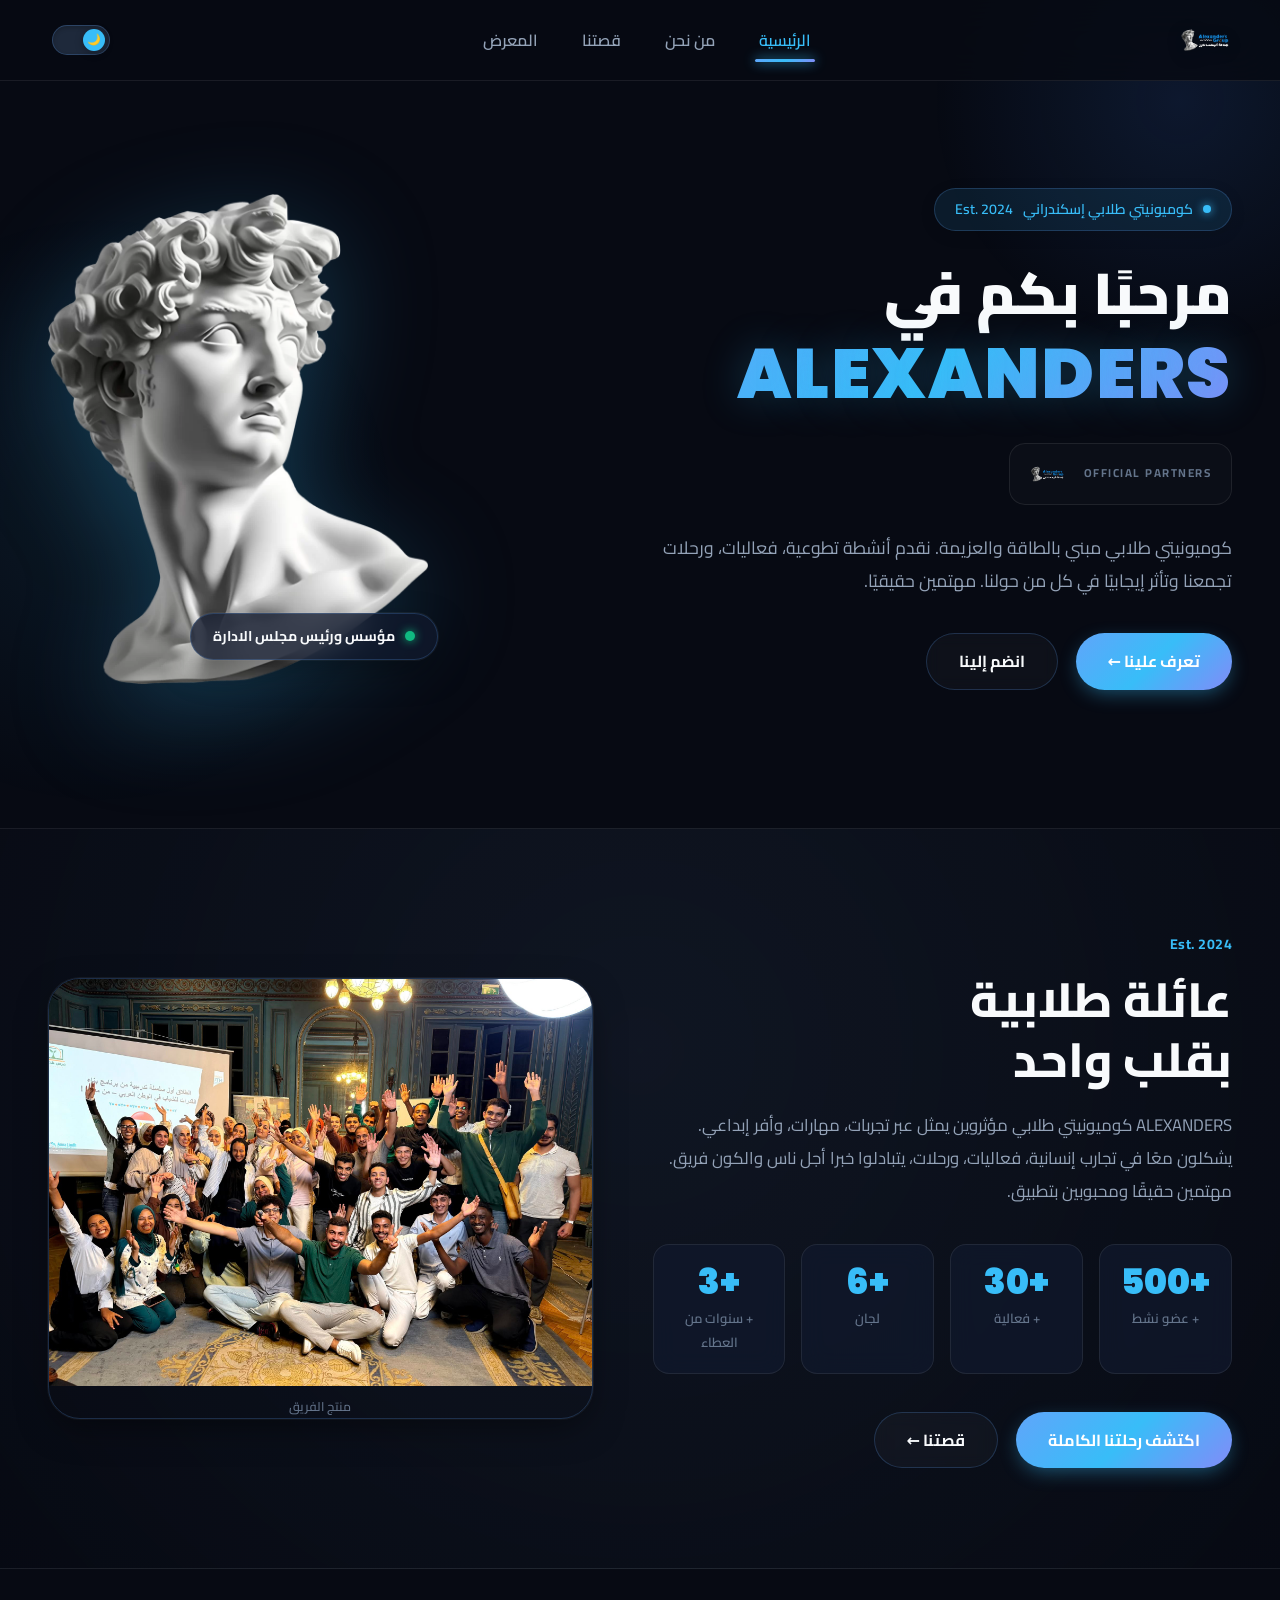
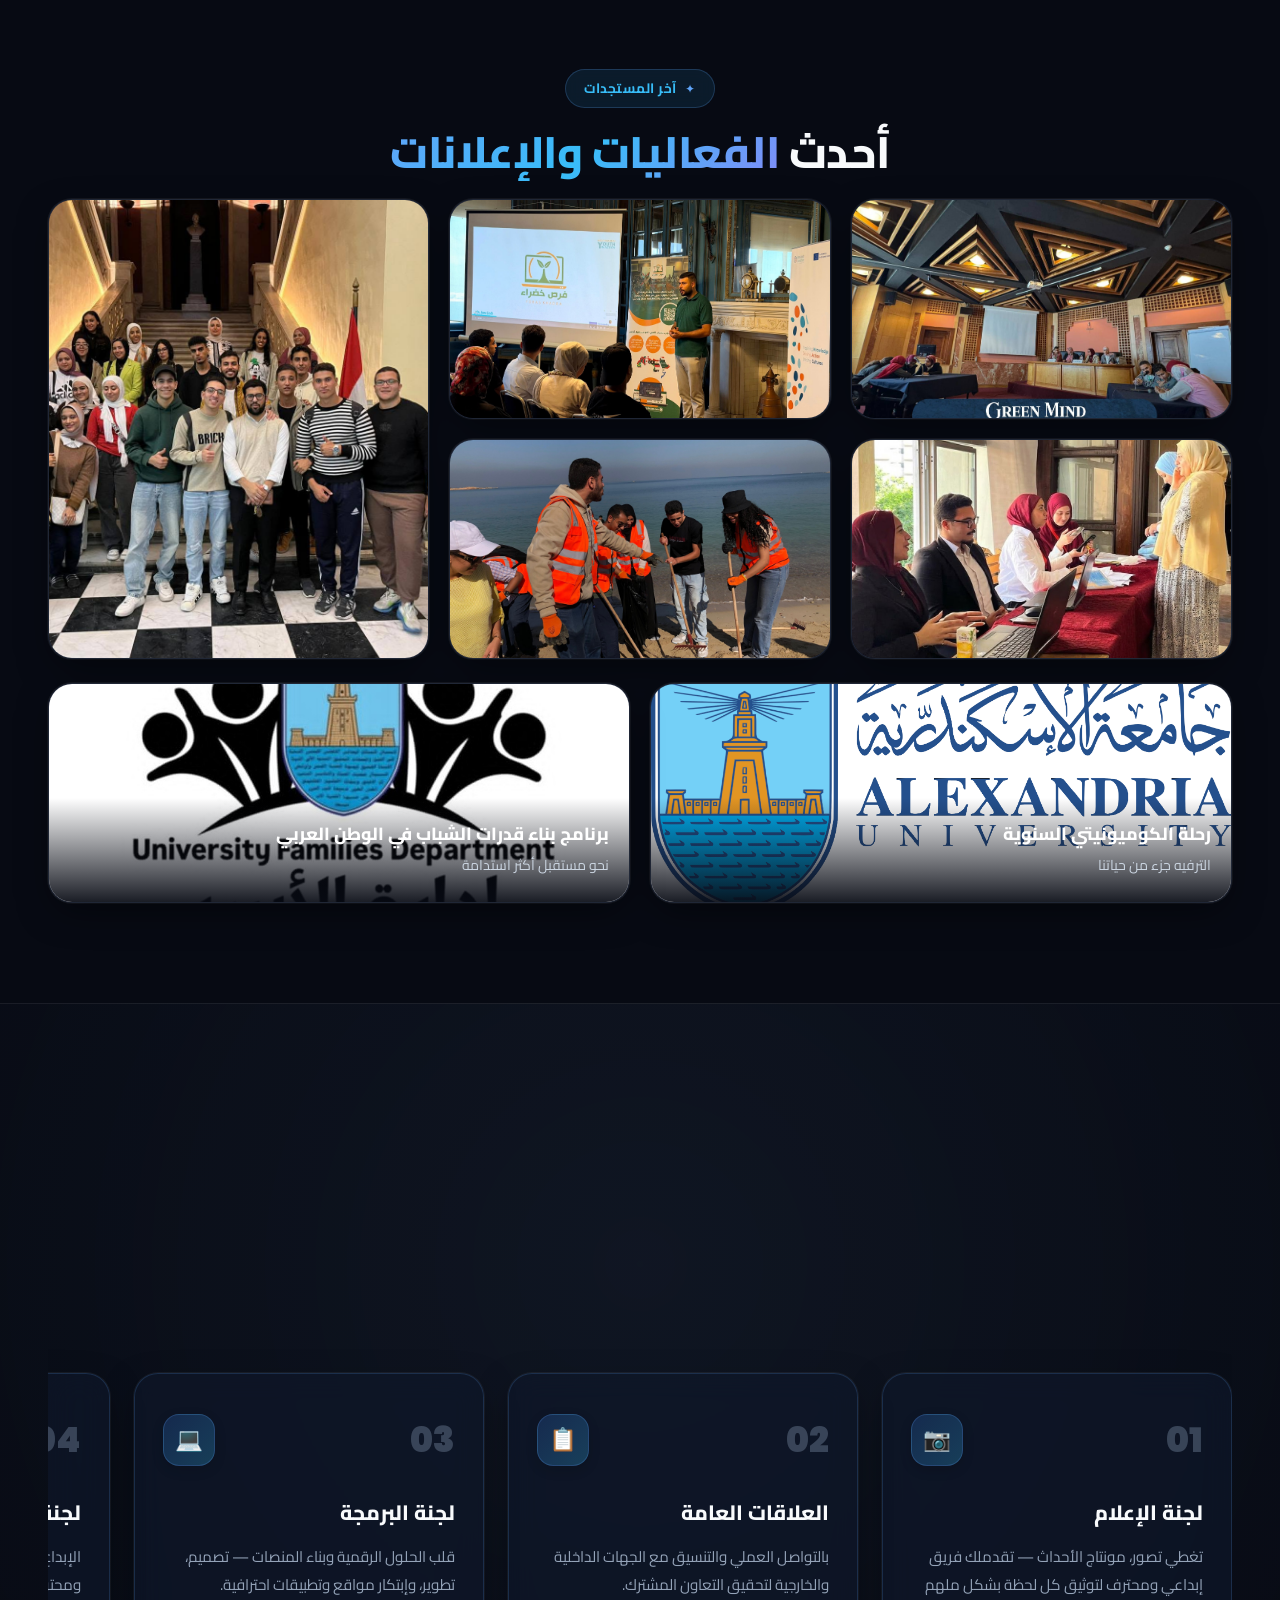
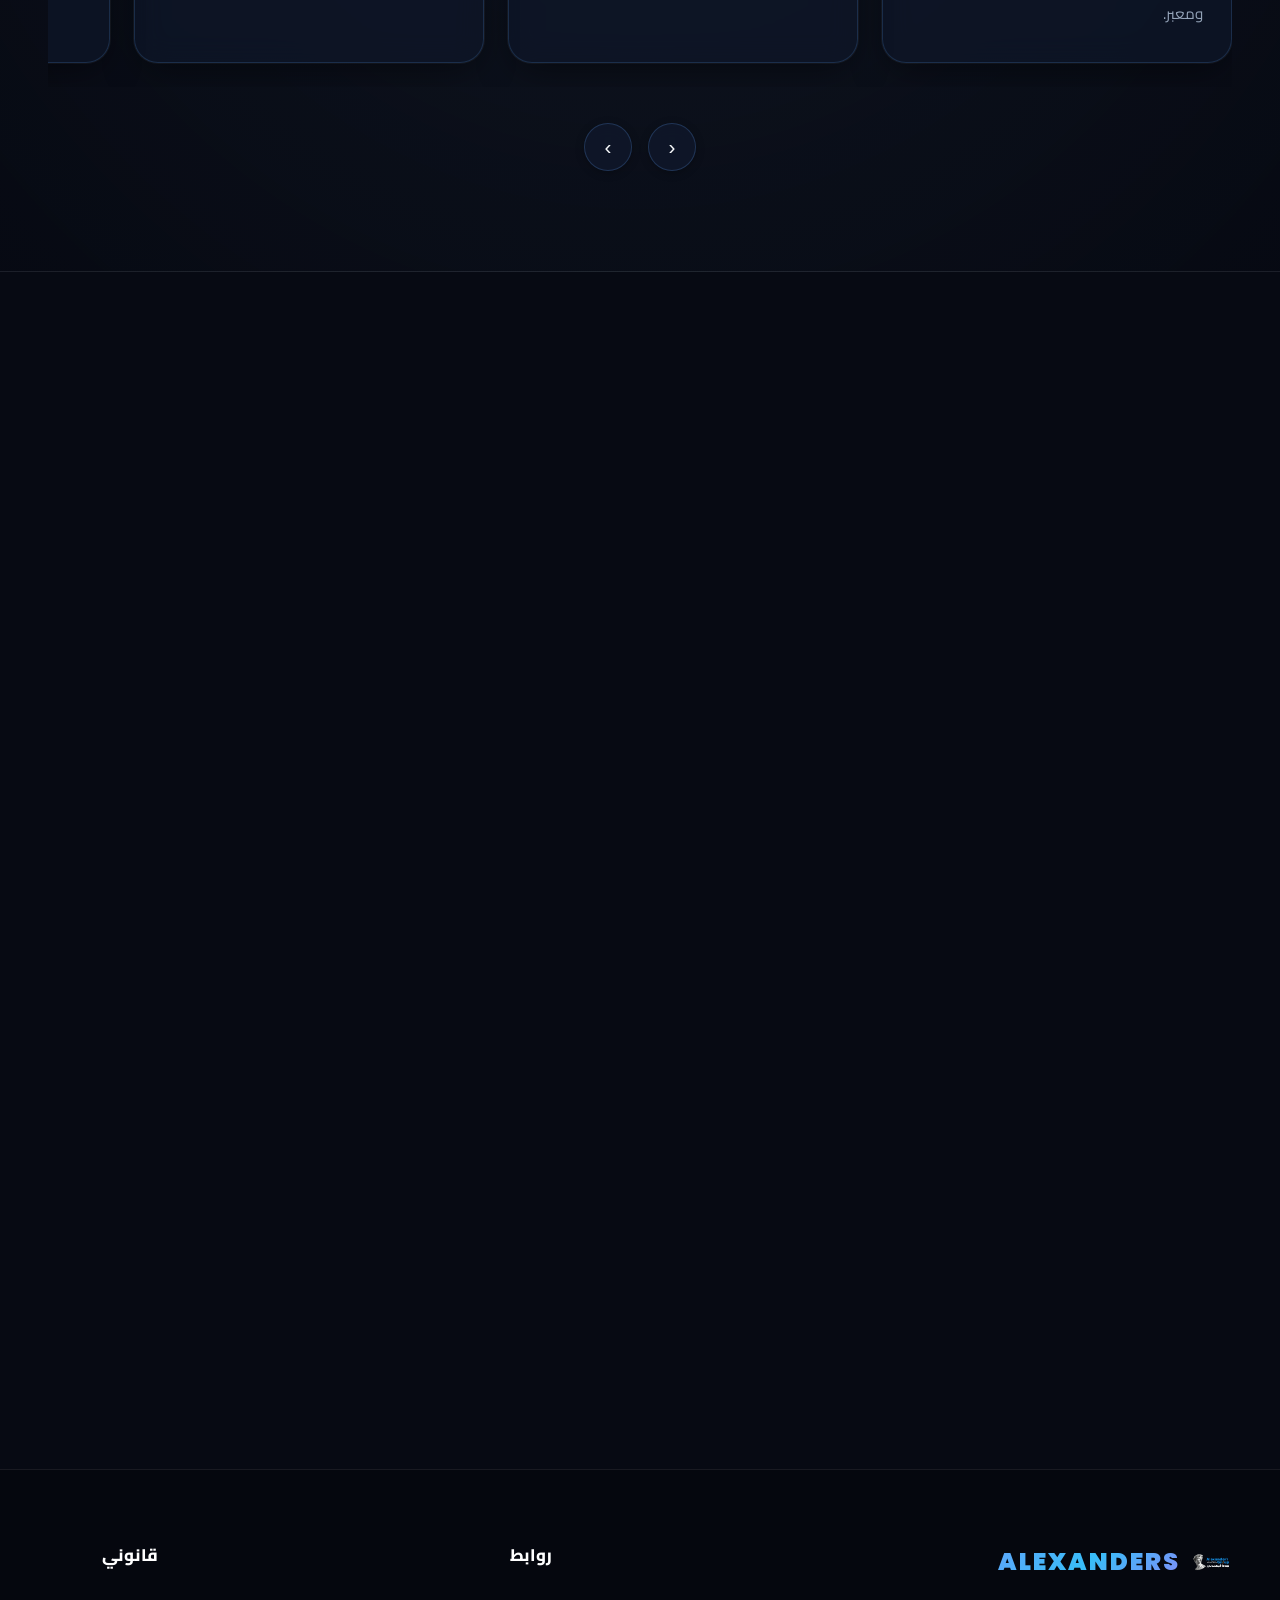
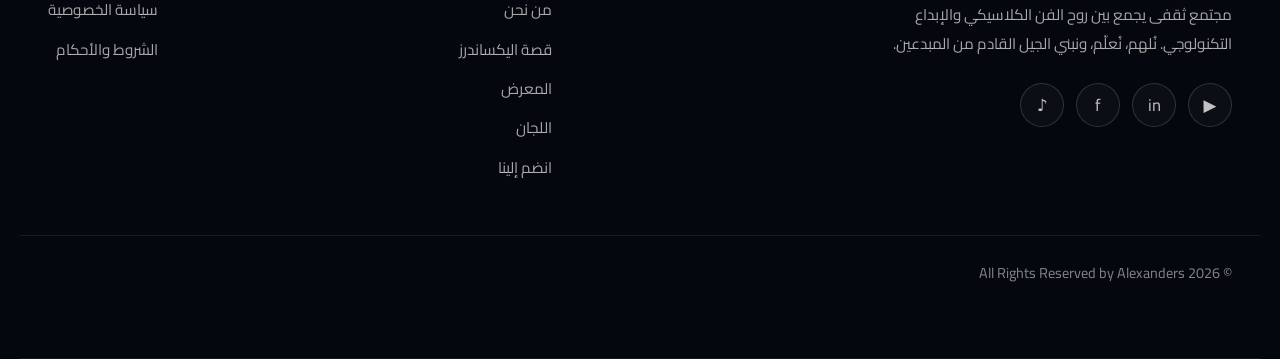
<file: index.html>
<!DOCTYPE html>
<html lang="ar" dir="rtl" data-theme="dark">
<head>
  <meta charset="UTF-8">
  <meta name="viewport" content="width=device-width, initial-scale=1.0">
  <title>Alexanders | الرئيسية</title>
  <link rel="icon" href="favicon.webp" type="image/webp">
  <link rel="preconnect" href="https://fonts.googleapis.com">
  <link rel="preconnect" href="https://fonts.gstatic.com" crossorigin>
  <link href="https://fonts.googleapis.com/css2?family=Cairo:wght@400;500;600;700;800;900&family=Poppins:wght@600;700;800;900&display=swap" rel="stylesheet">
  <link rel="stylesheet" href="css/style.css">
</head>
<body>

  <!-- Navbar -->
  <nav class="navbar">
    <div class="container">
      <a href="index.html" class="navbar-logo">
        <img src="assets/logo-DX3b3OH2.png" alt="Alexanders Logo">
      </a>
      <div class="navbar-links">
        <a href="index.html" class="active">الرئيسية</a>
        <a href="about.html">من نحن</a>
        <a href="story.html">قصتنا</a>
        <a href="gallery.html">المعرض</a>
      </div>
      <div style="display: flex; align-items: center; gap: 16px;">
        <button class="theme-toggle" onclick="toggleTheme()" aria-label="Toggle theme">
          <div class="toggle-track">
            <div class="toggle-dot">
              <span class="icon-moon">🌙</span>
              <span class="icon-sun">☀️</span>
            </div>
          </div>
        </button>
        <button class="hamburger" aria-label="Menu">
          <span></span>
          <span></span>
          <span></span>
        </button>
      </div>
    </div>
  </nav>

  <!-- Hero Section -->
  <section class="hero">
    <div class="container">
      <div class="hero-content fade-in">
        <div class="hero-badge">
          <span class="dot"></span>
          <span>كوميونيتي طلابي إسكندراني</span>
          <span>Est. 2024</span>
        </div>
        <h1 class="hero-title">
          مرحبًا بكم في
          <span class="brand">ALEXANDERS</span>
        </h1>
        <div class="hero-partners">
          <span class="partner-label">OFFICIAL PARTNERS</span>
          <div class="partner-logos">
            <img src="assets/logo-DX3b3OH2.png" alt="Partner" style="height: 36px;">
          </div>
        </div>
        <p class="hero-desc">
          كوميونيتي طلابي مبني بالطاقة والعزيمة. نقدم أنشطة تطوعية، فعاليات، ورحلات
          تجمعنا وتأثر إيجابيًا في كل من حولنا. مهتمين حقيقيًا.
        </p>
        <div class="hero-actions">
          <a href="about.html" class="btn btn-primary">تعرف علينا ←</a>
          <a href="#join" class="btn btn-outline">انضم إلينا</a>
        </div>
      </div>
      <div class="hero-image fade-in-left">
        <img src="assets/hero-statue-DgUsH6Rf.webp" alt="David Statue">
        <div class="hero-founder-badge">
          <span class="status-dot"></span>
          <span>مؤسس ورئيس مجلس الادارة</span>
        </div>
      </div>
    </div>
  </section>

  <!-- About Preview Section -->
  <section class="about-preview">
    <div class="container">
      <div class="about-preview-content fade-in-right">
        <span class="est-badge">Est. 2024</span>
        <h2>عائلة طلابية<br>بقلب واحد</h2>
        <p>
          ALEXANDERS كوميونيتي طلابي مؤثروين يمثل عبر تجربات، مهارات،
          وأفر إبداعي. يشكلون معًا في تجارب إنسانية، فعاليات، ورحلات، يتبادلوا خبرا
          أجل ناس والكون فريق. مهتمين حقيقًا ومحبوبين بتطبيق.
        </p>
        <div class="stats-row stagger-children">
          <div class="stat-item">
            <div class="stat-number" data-target="500">0</div>
            <div class="stat-label">+ عضو نشط</div>
          </div>
          <div class="stat-item">
            <div class="stat-number" data-target="30">0</div>
            <div class="stat-label">+ فعالية</div>
          </div>
          <div class="stat-item">
            <div class="stat-number" data-target="7">0</div>
            <div class="stat-label">لجان</div>
          </div>
          <div class="stat-item">
            <div class="stat-number" data-target="3">0</div>
            <div class="stat-label">+ سنوات من العطاء</div>
          </div>
        </div>
        <div class="about-preview-actions">
          <a href="story.html" class="btn btn-primary">اكتشف رحلتنا الكاملة</a>
          <a href="about.html" class="btn btn-outline">قصتنا ←</a>
        </div>
      </div>
      <div class="about-preview-image fade-in-left">
        <img src="assets/MAIN-BnTpVCgF.jpg" alt="Alexanders Team">
        <span class="credit">منتج الفريق</span>
      </div>
    </div>
  </section>

  <!-- Events Section -->
  <section class="events-section">
    <div class="container">
      <div class="text-center fade-in">
        <span class="section-label">آخر المستجدات</span>
        <h2 class="section-title">أحدث <span class="highlight">الفعاليات والإعلانات</span></h2>
      </div>
      <div class="events-grid stagger-children">
        <div class="event-card">
          <img src="assets/post-1-CZpH6_hv.jpg" alt="Event 1">
        </div>
        <div class="event-card">
          <img src="assets/post-2-D8a0PcyW.jpg" alt="Event 2">
        </div>
        <div class="event-card large">
          <img src="assets/post-3-DqthT74v.jpg" alt="Event 3">
        </div>
        <div class="event-card">
          <img src="assets/post-4-DmWl9xOp.jpg" alt="Event 4">
        </div>
        <div class="event-card">
          <img src="assets/post-5-eg9CNVmP.jpg" alt="Event 5">
        </div>
      </div>
      <div class="events-row stagger-children" style="margin-top: 16px;">
        <div class="event-card" style="height: 220px;">
          <img src="assets/pop1-DugVZbxT.jpg" alt="Community Trip">
          <div class="event-overlay">
            <h4>رحلة الكوميونيتي السنوية</h4>
            <p>الترفيه جزء من حياتنا</p>
          </div>
        </div>
        <div class="event-card" style="height: 220px;">
          <img src="assets/pop%202-n2Lqw1Sb.jpg" alt="Youth Program">
          <div class="event-overlay">
            <h4>برنامج بناء قدرات الشباب في الوطن العربي</h4>
            <p>نحو مستقبل أكثر استدامة</p>
          </div>
        </div>
      </div>
    </div>
  </section>

  <!-- Committees Section -->
  <section class="committees-section">
    <div class="container">
      <div class="text-center fade-in">
        <span class="section-label">الفريق</span>
        <h2 class="section-title">ست لجان، عائلة واحدة</h2>
        <p class="section-subtitle">كل لجنة فيها ناس فاهم إللي بيعملة — اختار اللجنة اللي تناسب شغفك وانضم للفريق بإمكانك.</p>
      </div>
      <div class="committees-slider">
        <div class="committee-card">
          <div class="card-header">
            <span class="card-number">01</span>
            <div class="card-icon">📷</div>
          </div>
          <h3>لجنة الإعلام</h3>
          <p>تغطي تصور، مونتاج الأحداث — تقدملك فريق إبداعي ومحترف لتوثيق كل لحظة بشكل ملهم ومعبر.</p>
        </div>
        <div class="committee-card">
          <div class="card-header">
            <span class="card-number">02</span>
            <div class="card-icon">📋</div>
          </div>
          <h3>العلاقات العامة</h3>
          <p>بالتواصل العملي والتنسيق مع الجهات الداخلية والخارجية لتحقيق التعاون المشترك.</p>
        </div>
        <div class="committee-card">
          <div class="card-header">
            <span class="card-number">03</span>
            <div class="card-icon">💻</div>
          </div>
          <h3>لجنة البرمجة</h3>
          <p>قلب الحلول الرقمية وبناء المنصات — تصميم، تطوير، وإبتكار مواقع وتطبيقات احترافية.</p>
        </div>
        <div class="committee-card">
          <div class="card-header">
            <span class="card-number">04</span>
            <div class="card-icon">🎨</div>
          </div>
          <h3>لجنة التصميم</h3>
          <p>الإبداع البصري — تصميم جرافيك، هوية بصرية، ومحتوى إبداعي يعبر عن هوية الفريق.</p>
        </div>
        <div class="committee-card">
          <div class="card-header">
            <span class="card-number">05</span>
            <div class="card-icon">🎤</div>
          </div>
          <h3>لجنة الفعاليات</h3>
          <p>تنظيم وإدارة الأحداث والفعاليات — من التخطيط للتنفيذ لخلق تجارب مميزة.</p>
        </div>
        <div class="committee-card">
          <div class="card-header">
            <span class="card-number">06</span>
            <div class="card-icon">📢</div>
          </div>
          <h3>لجنة التسويق</h3>
          <p>الترويج والتسويق الرقمي — بناء حضور قوي على السوشيال ميديا وجذب الجمهور المستهدف.</p>
        </div>
      </div>
      <div class="committees-nav">
        <button class="committees-prev" aria-label="Previous">‹</button>
        <button class="committees-next" aria-label="Next">›</button>
      </div>
    </div>
  </section>

  <!-- What We Offer Section -->
  <section class="offer-section">
    <div class="container">
      <div class="text-center fade-in">
        <span class="section-label">خدماتنا</span>
        <h2 class="section-title">What We <span class="highlight">Offer</span></h2>
      </div>
      <div class="offer-grid stagger-children">
        <div class="offer-card">
          <div class="offer-icon">🤝</div>
          <h3>أنشطة تطوعية</h3>
          <p>مبادرات إنسانية وأعمال مجتمعية اللجنة للمجتمع وتعود الي تكوين شخصية.</p>
        </div>
        <div class="offer-card">
          <div class="offer-icon">🎉</div>
          <h3>فعاليات وحفلات</h3>
          <p>حفلات تخرج ومناسبات للتعارف في أجواء مفعمة بالحيوية والمرح.</p>
        </div>
        <div class="offer-card">
          <div class="offer-icon">📚</div>
          <h3>ورش ودورات</h3>
          <p>ورش تدريب مهارات — تنمية بشرية واجتماعية هادفة في مختلف المجالات والتقنية.</p>
        </div>
      </div>
    </div>
  </section>

  <!-- CTA Section -->
  <section class="cta-section" id="join">
    <div class="container">
      <div class="cta-box fade-in">
        <h2>يلا انضم لـ العيلة</h2>
        <p>لو بتحب التطوع، الفعاليات والتجارب الجامدة — مكانك هنا! ستكون جزءًا من كيان وإيد واحدة.</p>
        <a href="#" class="btn btn-cta">انضم إلينا الآن ←</a>
      </div>
    </div>
  </section>

    <!-- Footer -->
  <footer class="footer">
    <div class="container">
      <div class="footer-brand">
        <div class="brand-header">
          <img src="assets/logo-DX3b3OH2.png" alt="Alexanders" style="height: 40px;">
          <span>ALEXANDERS</span>
        </div>
        <p>مجتمع ثقفى يجمع بين روح الفن الكلاسيكي والإبداع التكنولوجي. نُلهم، نُعلّم، ونبني الجيل القادم من المبدعين.</p>
        <div class="footer-socials">
          <a href="https://www.youtube.com/@alexandersgroup" aria-label="YouTube">▶</a>
          <a href="https://www.linkedin.com/company/alexanders-group/posts/" aria-label="LinkedIn">in</a>
          <a href="https://www.facebook.com/profile.php?id=61573564592001" aria-label="Facebook">f</a>
          <a href="https://www.tiktok.com/@alexanders.groupp" aria-label="TikTok">♪</a>
        </div>
      </div>
      <div class="footer-links-group">
        <h4>روابط</h4>
        <a href="about.html">من نحن</a>
        <a href="story.html">قصة اليكساندرز</a>
        <a href="gallery.html">المعرض</a>
        <a href="#">اللجان</a>
        <a href="#">انضم إلينا</a>
      </div>
      <div class="footer-links-group">
        <h4>قانوني</h4>
        <a href="#">سياسة الخصوصية</a>
        <a href="#">الشروط والأحكام</a>
      </div>
    </div>
    <div class="container">
      <div class="footer-bottom">
        <span class="copyright">© All Rights Reserved by Alexanders 2026</span>
      </div>
    </div>
  </footer>


  <script src="js/main.js"></script>
</body>
</html>
</file>
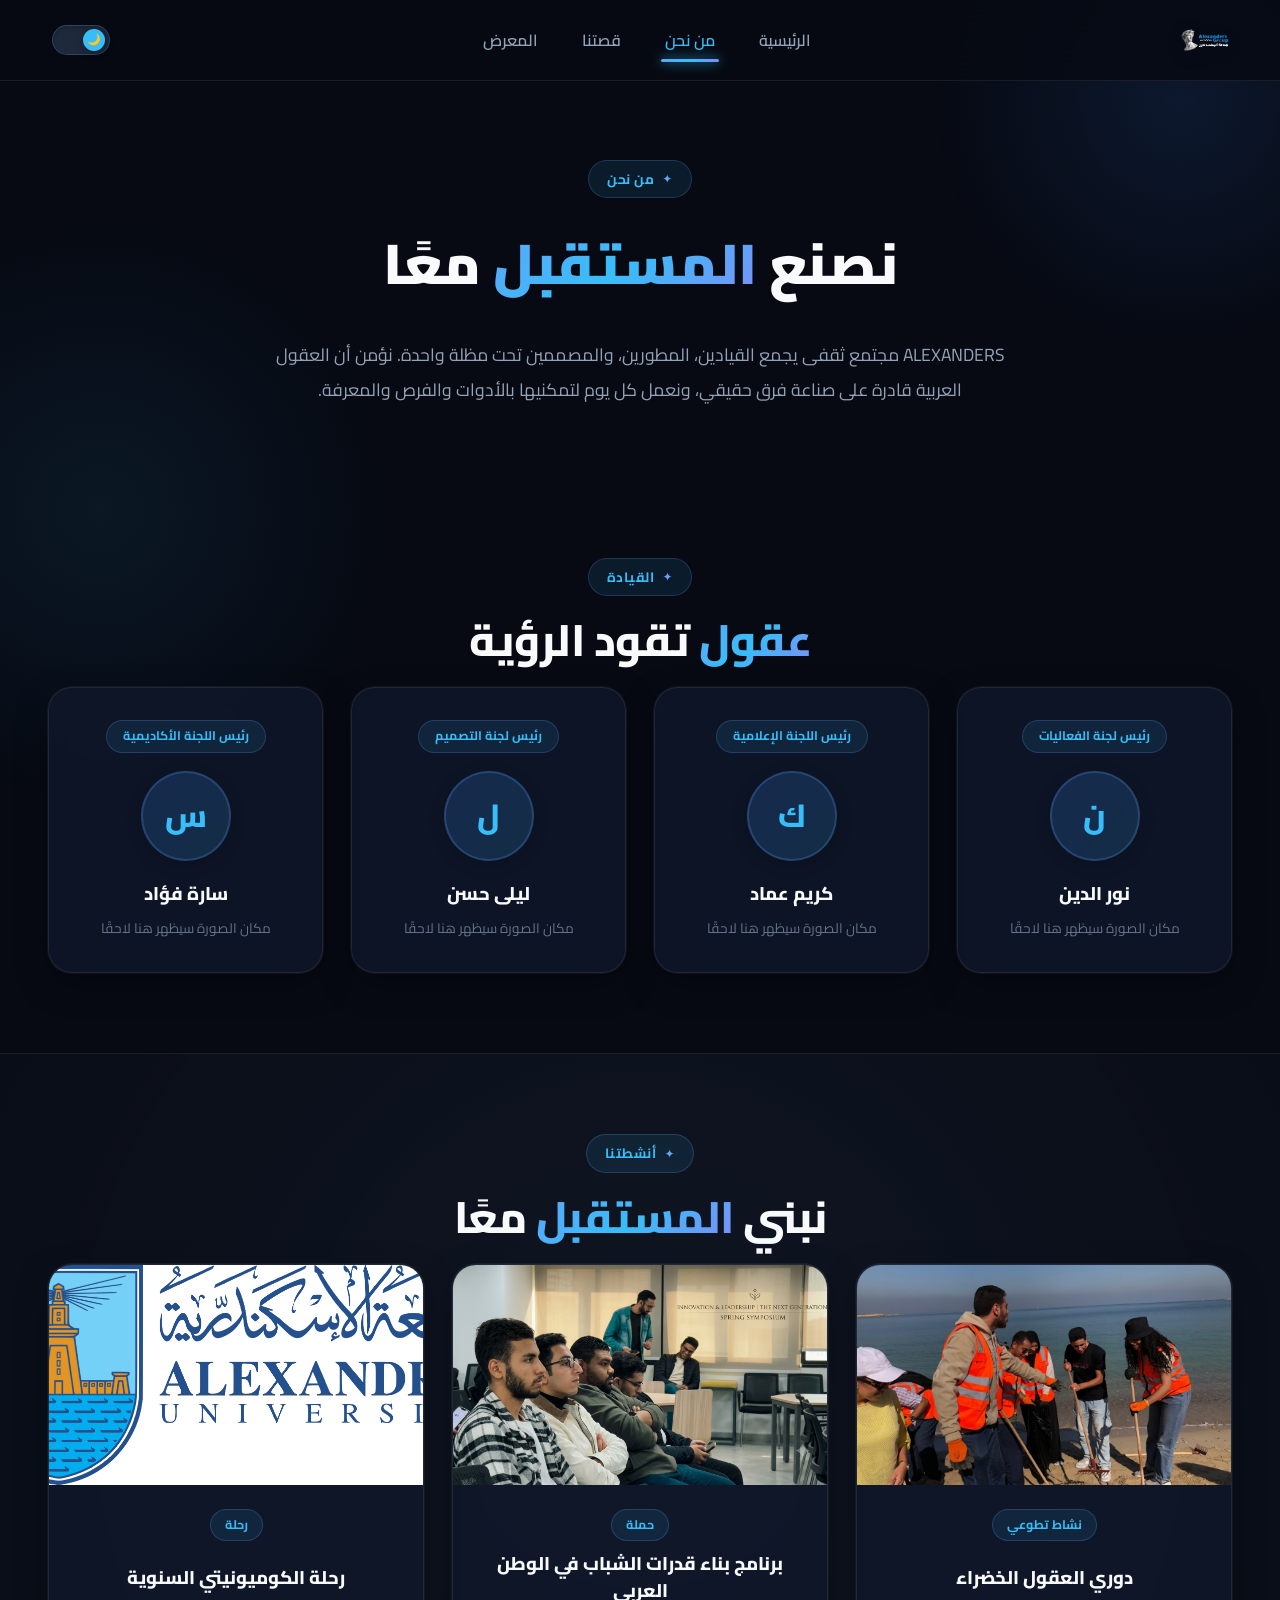
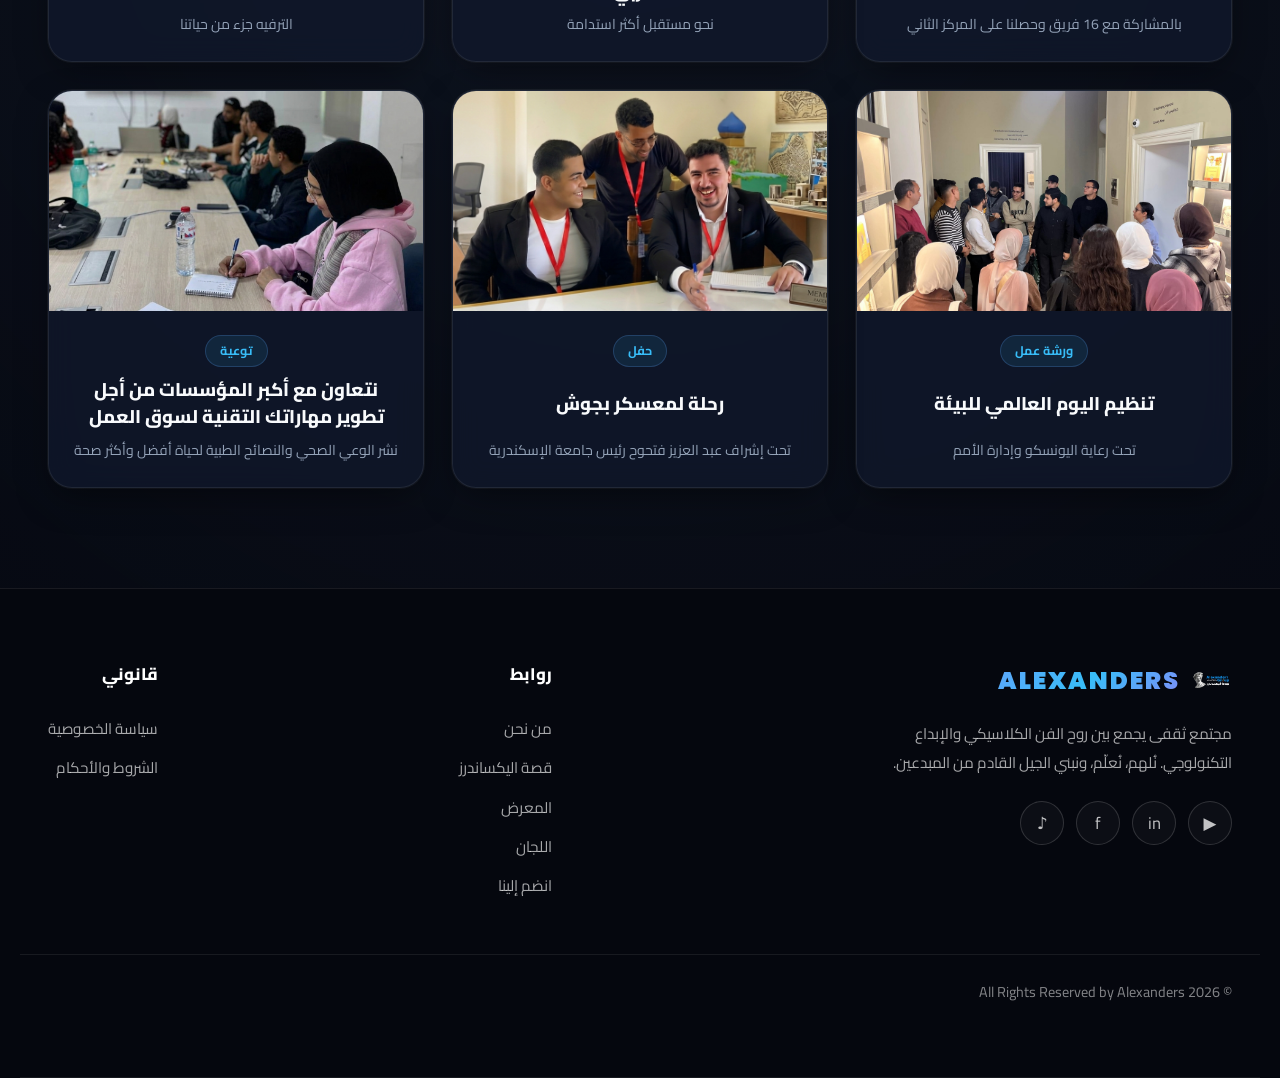
<file: about.html>
<!DOCTYPE html>
<html lang="ar" dir="rtl" data-theme="dark">
<head>
  <meta charset="UTF-8">
  <meta name="viewport" content="width=device-width, initial-scale=1.0">
  <title>Alexanders | من نحن</title>
  <link rel="icon" href="favicon.webp" type="image/webp">
  <link rel="preconnect" href="https://fonts.googleapis.com">
  <link rel="preconnect" href="https://fonts.gstatic.com" crossorigin>
  <link href="https://fonts.googleapis.com/css2?family=Cairo:wght@400;500;600;700;800;900&family=Poppins:wght@600;700;800;900&display=swap" rel="stylesheet">
  <link rel="stylesheet" href="css/style.css">
</head>
<body>

  <!-- Navbar -->
  <nav class="navbar">
    <div class="container">
      <a href="index.html" class="navbar-logo">
        <img src="assets/logo-DX3b3OH2.png" alt="Alexanders Logo">
      </a>
      <div class="navbar-links">
        <a href="index.html">الرئيسية</a>
        <a href="about.html" class="active">من نحن</a>
        <a href="story.html">قصتنا</a>
        <a href="gallery.html">المعرض</a>
      </div>
      <div style="display: flex; align-items: center; gap: 16px;">
        <button class="theme-toggle" onclick="toggleTheme()" aria-label="Toggle theme">
          <div class="toggle-track">
            <div class="toggle-dot">
              <span class="icon-moon">🌙</span>
              <span class="icon-sun">☀️</span>
            </div>
          </div>
        </button>
        <button class="hamburger" aria-label="Menu">
          <span></span>
          <span></span>
          <span></span>
        </button>
      </div>
    </div>
  </nav>

  <!-- Page Hero -->
  <section class="page-hero">
    <div class="container">
      <div class="fade-in">
        <span class="section-label">من نحن</span>
        <h1>نصنع <span class="highlight">المستقبل</span> معًا</h1>
        <p>ALEXANDERS مجتمع ثقفى يجمع القيادين، المطورين، والمصممين تحت مظلة واحدة. نؤمن أن العقول العربية قادرة على صناعة فرق حقيقي، ونعمل كل يوم لتمكنيها بالأدوات والفرص والمعرفة.</p>
      </div>
    </div>
  </section>

  <!-- Leadership Section -->
  <section class="leadership-section">
    <div class="container">
      <div class="text-center fade-in">
        <span class="section-label">القيادة</span>
        <h2 class="section-title"><span class="highlight">عقول</span> تقود الرؤية</h2>
      </div>
      <div class="leaders-grid stagger-children">
        <div class="leader-card">
          <span class="leader-role">رئيس لجنة الفعاليات</span>
          <div class="leader-avatar">ن</div>
          <div class="leader-name">نور الدين</div>
          <div class="leader-desc">مكان الصورة سيظهر هنا لاحقًا</div>
        </div>
        <div class="leader-card">
          <span class="leader-role">رئيس اللجنة الإعلامية</span>
          <div class="leader-avatar">ك</div>
          <div class="leader-name">كريم عماد</div>
          <div class="leader-desc">مكان الصورة سيظهر هنا لاحقًا</div>
        </div>
        <div class="leader-card">
          <span class="leader-role">رئيس لجنة التصميم</span>
          <div class="leader-avatar">ل</div>
          <div class="leader-name">ليلى حسن</div>
          <div class="leader-desc">مكان الصورة سيظهر هنا لاحقًا</div>
        </div>
        <div class="leader-card">
          <span class="leader-role">رئيس اللجنة الأكاديمية</span>
          <div class="leader-avatar">س</div>
          <div class="leader-name">سارة فؤاد</div>
          <div class="leader-desc">مكان الصورة سيظهر هنا لاحقًا</div>
        </div>
      </div>
    </div>
  </section>

  <!-- Activities Section -->
  <section class="activities-section">
    <div class="container">
      <div class="text-center fade-in">
        <span class="section-label">أنشطتنا</span>
        <h2 class="section-title">نبني <span class="highlight">المستقبل</span> معًا</h2>
      </div>
      <div class="activities-grid stagger-children">
        <div class="activity-card">
          <div class="card-image">
            <img src="assets/post-5-eg9CNVmP.jpg" alt="Green Mind">
          </div>
          <div class="card-body">
            <span class="card-tag">نشاط تطوعي</span>
            <h3>دوري العقول الخضراء</h3>
            <p>بالمشاركة مع 16 فريق وحصلنا على المركز الثاني</p>
          </div>
        </div>
        <div class="activity-card">
          <div class="card-image">
            <img src="assets/STR2-sMj_t6iV.png" alt="Youth Program">
          </div>
          <div class="card-body">
            <span class="card-tag">حملة</span>
            <h3>برنامج بناء قدرات الشباب في الوطن العربي</h3>
            <p>نحو مستقبل أكثر استدامة</p>
          </div>
        </div>
        <div class="activity-card">
          <div class="card-image">
            <img src="assets/pop1-DugVZbxT.jpg" alt="Community Trip">
          </div>
          <div class="card-body">
            <span class="card-tag">رحلة</span>
            <h3>رحلة الكوميونيتي السنوية</h3>
            <p>الترفيه جزء من حياتنا</p>
          </div>
        </div>
        <div class="activity-card">
          <div class="card-image">
            <img src="assets/STR5-BVWfzAWT.jpg" alt="Environment Day">
          </div>
          <div class="card-body">
            <span class="card-tag">ورشة عمل</span>
            <h3>تنظيم اليوم العالمي للبيئة</h3>
            <p>تحت رعاية اليونسكو وإدارة الأمم</p>
          </div>
        </div>
        <div class="activity-card">
          <div class="card-image">
            <img src="assets/STR3-BGMWuhCy.png" alt="Camp Trip">
          </div>
          <div class="card-body">
            <span class="card-tag">حفل</span>
            <h3>رحلة لمعسكر بجوش</h3>
            <p>تحت إشراف عبد العزيز فتحوح رئيس جامعة الإسكندرية</p>
          </div>
        </div>
        <div class="activity-card">
          <div class="card-image">
            <img src="assets/post-6-Bfh2J0_8.png" alt="Awareness">
          </div>
          <div class="card-body">
            <span class="card-tag">توعية</span>
            <h3>نتعاون مع أكبر المؤسسات من أجل تطوير مهاراتك التقنية لسوق العمل</h3>
            <p>نشر الوعي الصحي والنصائح الطبية لحياة أفضل وأكثر صحة</p>
          </div>
        </div>
      </div>
    </div>
  </section>

  <!-- Footer -->
  <footer class="footer">
    <div class="container">
      <div class="footer-brand">
        <div class="brand-header">
          <img src="assets/logo-DX3b3OH2.png" alt="Alexanders" style="height: 40px;">
          <span>ALEXANDERS</span>
        </div>
        <p>مجتمع ثقفى يجمع بين روح الفن الكلاسيكي والإبداع التكنولوجي. نُلهم، نُعلّم، ونبني الجيل القادم من المبدعين.</p>
        <div class="footer-socials">
          <a href="https://www.youtube.com/@alexandersgroup" aria-label="YouTube">▶</a>
          <a href="https://www.linkedin.com/company/alexanders-group/posts/" aria-label="LinkedIn">in</a>
          <a href="https://www.facebook.com/profile.php?id=61573564592001" aria-label="Facebook">f</a>
          <a href="https://www.tiktok.com/@alexanders.groupp" aria-label="TikTok">♪</a>
        </div>
      </div>
      <div class="footer-links-group">
        <h4>روابط</h4>
        <a href="about.html">من نحن</a>
        <a href="story.html">قصة اليكساندرز</a>
        <a href="gallery.html">المعرض</a>
        <a href="#">اللجان</a>
        <a href="#">انضم إلينا</a>
      </div>
      <div class="footer-links-group">
        <h4>قانوني</h4>
        <a href="#">سياسة الخصوصية</a>
        <a href="#">الشروط والأحكام</a>
      </div>
    </div>
    <div class="container">
      <div class="footer-bottom">
        <span class="copyright">© All Rights Reserved by Alexanders 2026</span>
      </div>
    </div>
  </footer>

  <script src="js/main.js"></script>
</body>
</html>
</file>
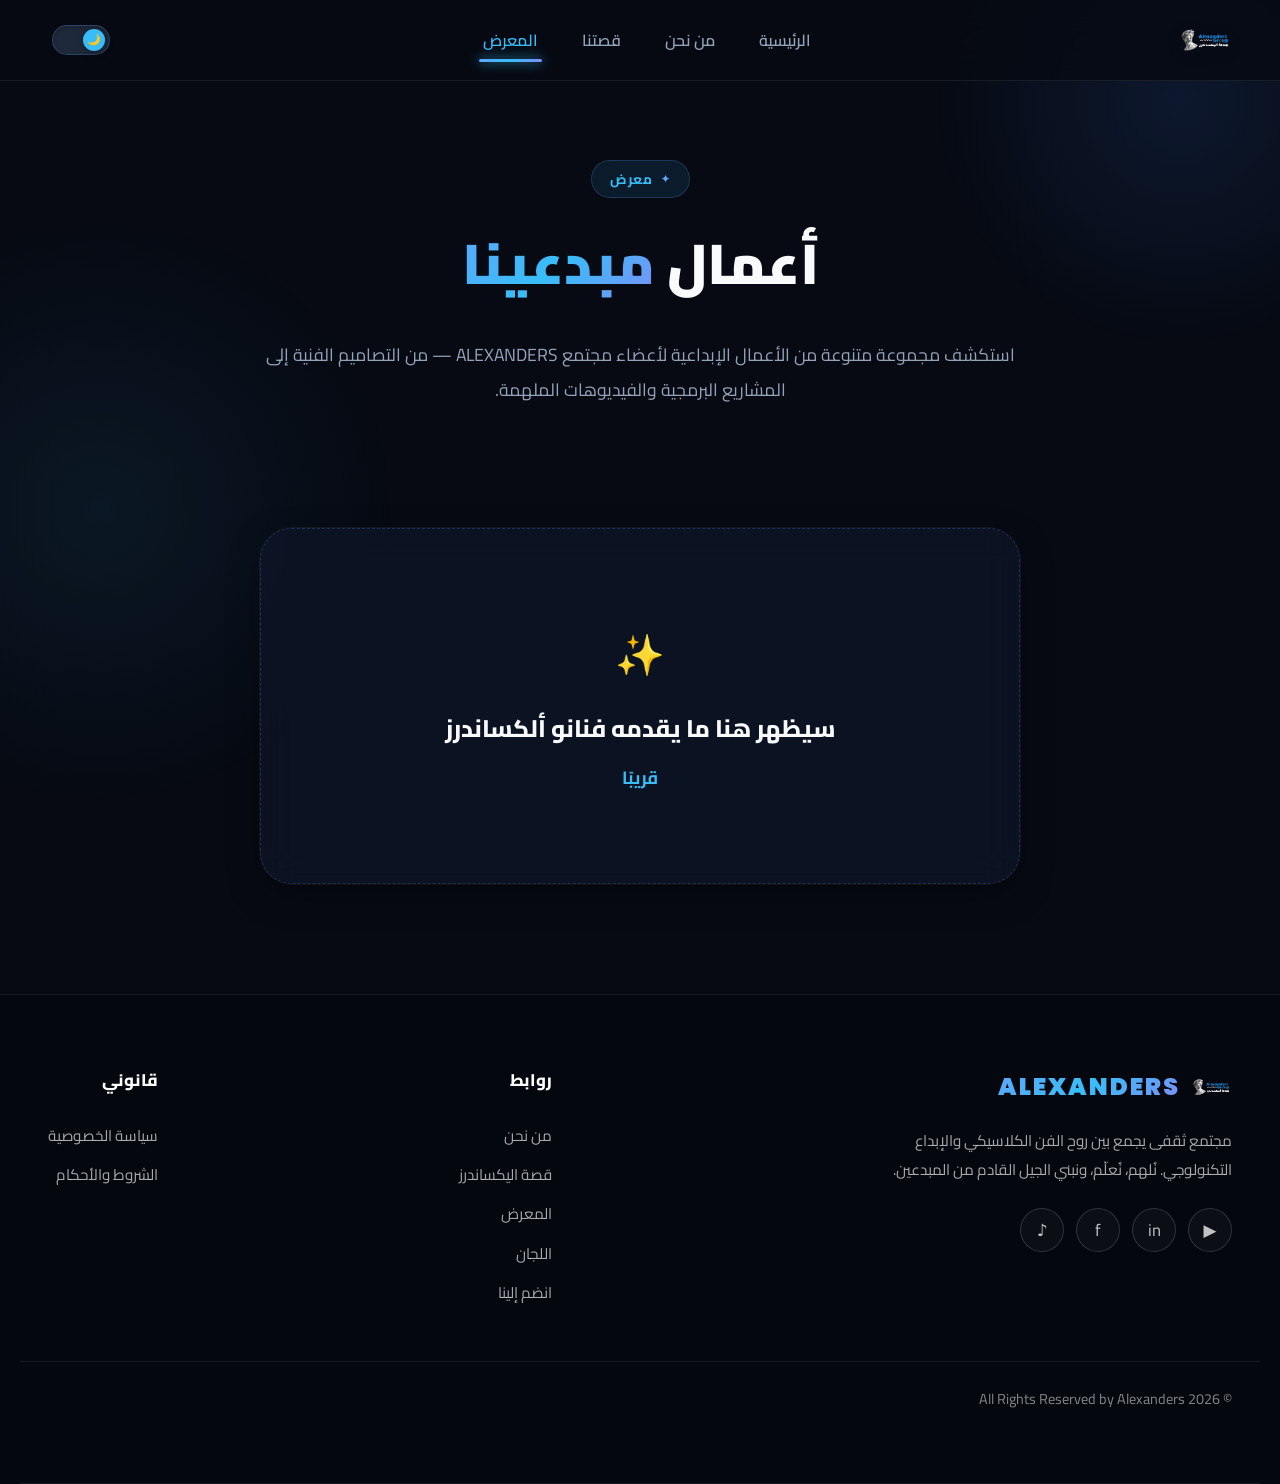
<file: gallery.html>
<!DOCTYPE html>
<html lang="ar" dir="rtl" data-theme="dark">
<head>
  <meta charset="UTF-8">
  <meta name="viewport" content="width=device-width, initial-scale=1.0">
  <title>Alexanders | المعرض</title>
  <link rel="icon" href="favicon.webp" type="image/webp">
  <link rel="preconnect" href="https://fonts.googleapis.com">
  <link rel="preconnect" href="https://fonts.gstatic.com" crossorigin>
  <link href="https://fonts.googleapis.com/css2?family=Cairo:wght@400;500;600;700;800;900&family=Poppins:wght@600;700;800;900&display=swap" rel="stylesheet">
  <link rel="stylesheet" href="css/style.css">
</head>
<body>

  <!-- Navbar -->
  <nav class="navbar">
    <div class="container">
      <a href="index.html" class="navbar-logo">
        <img src="assets/logo-DX3b3OH2.png" alt="Alexanders Logo">
      </a>
      <div class="navbar-links">
        <a href="index.html">الرئيسية</a>
        <a href="about.html">من نحن</a>
        <a href="story.html">قصتنا</a>
        <a href="gallery.html" class="active">المعرض</a>
      </div>
      <div style="display: flex; align-items: center; gap: 16px;">
        <button class="theme-toggle" onclick="toggleTheme()" aria-label="Toggle theme">
          <div class="toggle-track">
            <div class="toggle-dot">
              <span class="icon-moon">🌙</span>
              <span class="icon-sun">☀️</span>
            </div>
          </div>
        </button>
        <button class="hamburger" aria-label="Menu">
          <span></span>
          <span></span>
          <span></span>
        </button>
      </div>
    </div>
  </nav>

  <!-- Page Hero -->
  <section class="page-hero">
    <div class="container">
      <div class="fade-in">
        <span class="section-label">معرض</span>
        <h1>أعمال <span class="highlight">مبدعينا</span></h1>
        <p>استكشف مجموعة متنوعة من الأعمال الإبداعية لأعضاء مجتمع ALEXANDERS — من التصاميم الفنية إلى المشاريع البرمجية والفيديوهات الملهمة.</p>
      </div>
    </div>
  </section>

  <!-- Gallery Section -->
  <section class="gallery-section">
    <div class="container">
      <div class="gallery-placeholder fade-in">
        <h3>سيظهر هنا ما يقدمه فنانو ألكساندرز</h3>
        <p>قريبًا</p>
      </div>
    </div>
  </section>

    <!-- Footer -->
  <footer class="footer">
    <div class="container">
      <div class="footer-brand">
        <div class="brand-header">
          <img src="assets/logo-DX3b3OH2.png" alt="Alexanders" style="height: 40px;">
          <span>ALEXANDERS</span>
        </div>
        <p>مجتمع ثقفى يجمع بين روح الفن الكلاسيكي والإبداع التكنولوجي. نُلهم، نُعلّم، ونبني الجيل القادم من المبدعين.</p>
        <div class="footer-socials">
          <a href="https://www.youtube.com/@alexandersgroup" aria-label="YouTube">▶</a>
          <a href="https://www.linkedin.com/company/alexanders-group/posts/" aria-label="LinkedIn">in</a>
          <a href="https://www.facebook.com/profile.php?id=61573564592001" aria-label="Facebook">f</a>
          <a href="https://www.tiktok.com/@alexanders.groupp" aria-label="TikTok">♪</a>
        </div>
      </div>
      <div class="footer-links-group">
        <h4>روابط</h4>
        <a href="about.html">من نحن</a>
        <a href="story.html">قصة اليكساندرز</a>
        <a href="gallery.html">المعرض</a>
        <a href="#">اللجان</a>
        <a href="#">انضم إلينا</a>
      </div>
      <div class="footer-links-group">
        <h4>قانوني</h4>
        <a href="#">سياسة الخصوصية</a>
        <a href="#">الشروط والأحكام</a>
      </div>
    </div>
    <div class="container">
      <div class="footer-bottom">
        <span class="copyright">© All Rights Reserved by Alexanders 2026</span>
      </div>
    </div>
  </footer>


  <script src="js/main.js"></script>
</body>
</html>
</file>
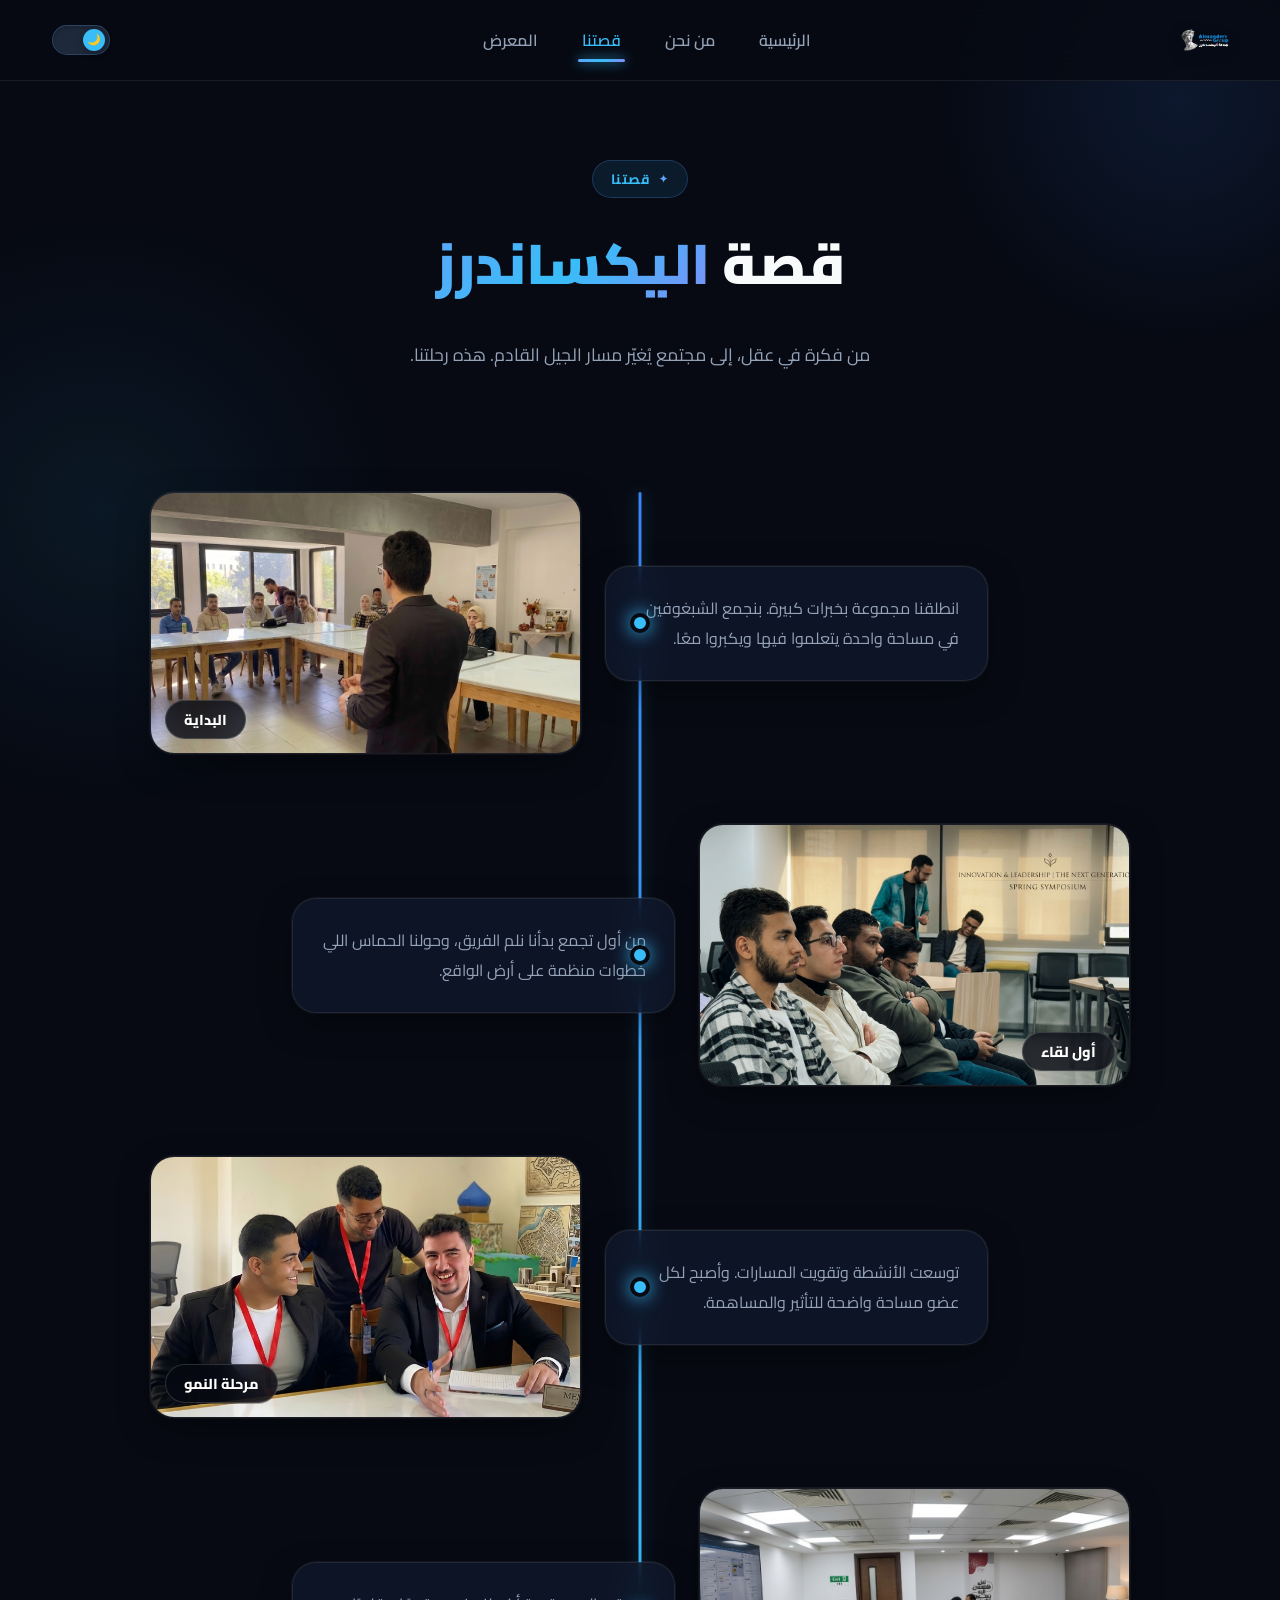
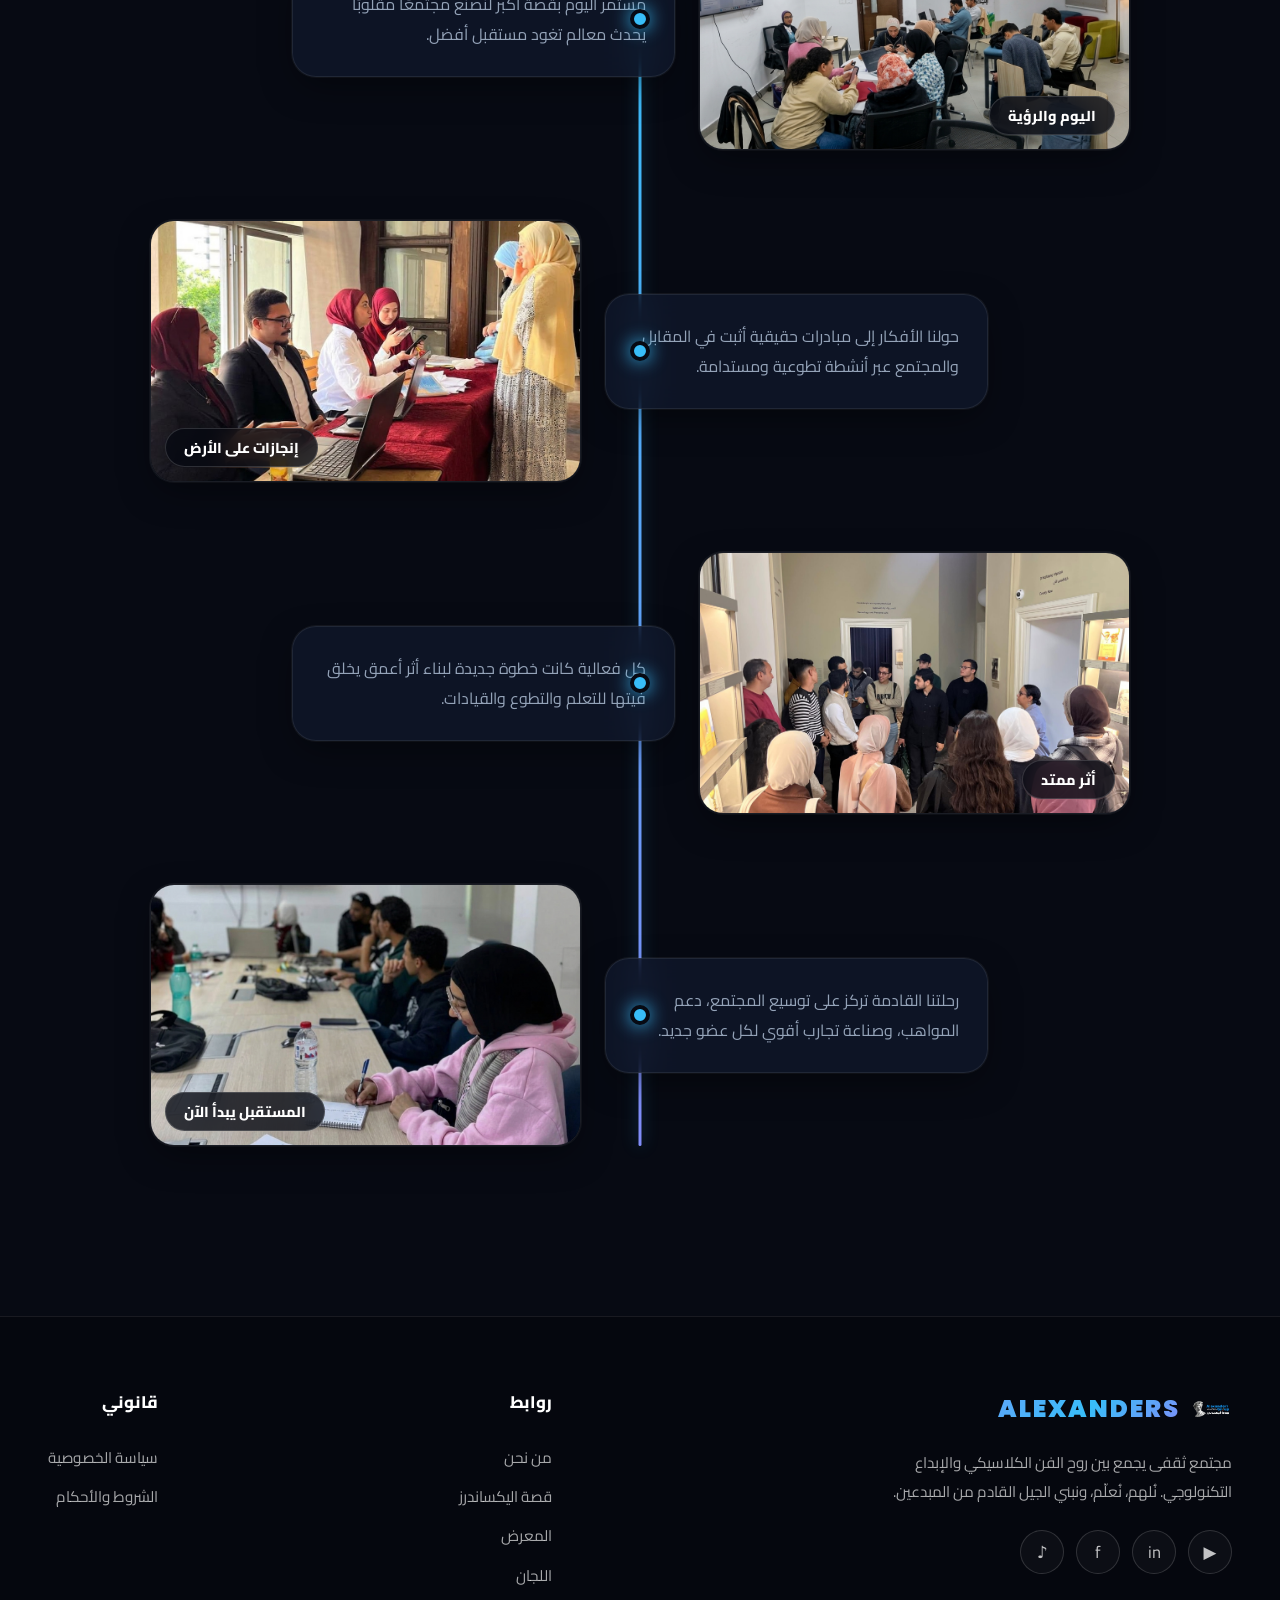
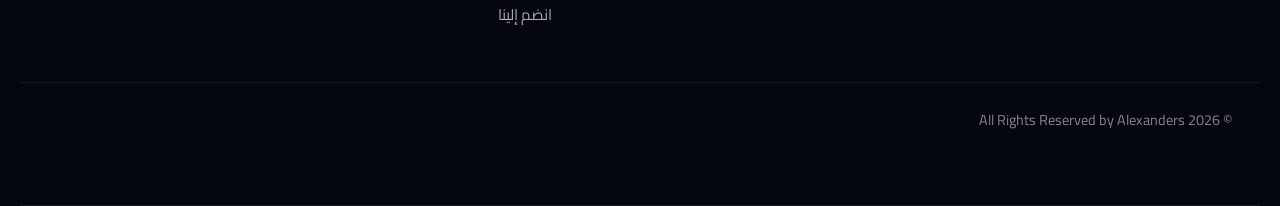
<file: story.html>
<!DOCTYPE html>
<html lang="ar" dir="rtl" data-theme="dark">
<head>
  <meta charset="UTF-8">
  <meta name="viewport" content="width=device-width, initial-scale=1.0">
  <title>Alexanders | قصتنا</title>
  <link rel="icon" href="favicon.webp" type="image/webp">
  <link rel="preconnect" href="https://fonts.googleapis.com">
  <link rel="preconnect" href="https://fonts.gstatic.com" crossorigin>
  <link href="https://fonts.googleapis.com/css2?family=Cairo:wght@400;500;600;700;800;900&family=Poppins:wght@600;700;800;900&display=swap" rel="stylesheet">
  <link rel="stylesheet" href="css/style.css">
</head>
<body>

  <!-- Navbar -->
  <nav class="navbar">
    <div class="container">
      <a href="index.html" class="navbar-logo">
        <img src="assets/logo-DX3b3OH2.png" alt="Alexanders Logo">
      </a>
      <div class="navbar-links">
        <a href="index.html">الرئيسية</a>
        <a href="about.html">من نحن</a>
        <a href="story.html" class="active">قصتنا</a>
        <a href="gallery.html">المعرض</a>
      </div>
      <div style="display: flex; align-items: center; gap: 16px;">
        <button class="theme-toggle" onclick="toggleTheme()" aria-label="Toggle theme">
          <div class="toggle-track">
            <div class="toggle-dot">
              <span class="icon-moon">🌙</span>
              <span class="icon-sun">☀️</span>
            </div>
          </div>
        </button>
        <button class="hamburger" aria-label="Menu">
          <span></span>
          <span></span>
          <span></span>
        </button>
      </div>
    </div>
  </nav>

  <!-- Page Hero -->
  <section class="page-hero">
    <div class="container">
      <div class="fade-in">
        <span class="section-label">قصتنا</span>
        <h1>قصة <span class="highlight">اليكساندرز</span></h1>
        <p>من فكرة في عقل، إلى مجتمع يُغيّر مسار الجيل القادم. هذه رحلتنا.</p>
      </div>
    </div>
  </section>

  <!-- Timeline Section -->
  <section class="timeline-section">
    <div class="container">
      <div class="timeline">

        <!-- Item 1: البداية -->
        <div class="timeline-item fade-in">
          <div class="timeline-dot"></div>
          <div class="timeline-image" style="position: relative;">
            <img src="assets/STR1-DBpUT5aE.png" alt="البداية">
            <span class="image-label">البداية</span>
          </div>
          <div class="timeline-text">
            <div class="text-bubble">
              انطلقنا مجموعة بخبرات كبيرة. بنجمع الشبغوفين في مساحة واحدة يتعلموا فيها ويكبروا معًا.
            </div>
          </div>
        </div>

        <!-- Item 2: أول لقاء -->
        <div class="timeline-item fade-in">
          <div class="timeline-dot"></div>
          <div class="timeline-image" style="position: relative;">
            <img src="assets/STR2-sMj_t6iV.png" alt="أول لقاء">
            <span class="image-label">أول لقاء</span>
          </div>
          <div class="timeline-text">
            <div class="text-bubble">
              من أول تجمع بدأنا نلم الفريق، وحولنا الحماس اللي خطوات منظمة على أرض الواقع.
            </div>
          </div>
        </div>

        <!-- Item 3: مرحلة النمو -->
        <div class="timeline-item fade-in">
          <div class="timeline-dot"></div>
          <div class="timeline-image" style="position: relative;">
            <img src="assets/STR3-BGMWuhCy.png" alt="مرحلة النمو">
            <span class="image-label">مرحلة النمو</span>
          </div>
          <div class="timeline-text">
            <div class="text-bubble">
              توسعت الأنشطة وتقويت المسارات. وأصبح لكل عضو مساحة واضحة للتأثير والمساهمة.
            </div>
          </div>
        </div>

        <!-- Item 4: اليوم والرؤية -->
        <div class="timeline-item fade-in">
          <div class="timeline-dot"></div>
          <div class="timeline-image" style="position: relative;">
            <img src="assets/STR4-BmzCmt2l.png" alt="اليوم والرؤية">
            <span class="image-label">اليوم والرؤية</span>
          </div>
          <div class="timeline-text">
            <div class="text-bubble">
              مستمر اليوم بقصة أكبر لنصنع مجتمعًا مقلوبًا يحدث معالم تغود مستقبل أفضل.
            </div>
          </div>
        </div>

        <!-- Item 5: إنجازات على الأرض -->
        <div class="timeline-item fade-in">
          <div class="timeline-dot"></div>
          <div class="timeline-image" style="position: relative;">
            <img src="assets/post-4-DmWl9xOp.jpg" alt="إنجازات على الأرض">
            <span class="image-label">إنجازات على الأرض</span>
          </div>
          <div class="timeline-text">
            <div class="text-bubble">
              حولنا الأفكار إلى مبادرات حقيقية أثبت في المقابل والمجتمع عبر أنشطة تطوعية ومستدامة.
            </div>
          </div>
        </div>

        <!-- Item 6: أثر ممتد -->
        <div class="timeline-item fade-in">
          <div class="timeline-dot"></div>
          <div class="timeline-image" style="position: relative;">
            <img src="assets/STR5-BVWfzAWT.jpg" alt="أثر ممتد">
            <span class="image-label">أثر ممتد</span>
          </div>
          <div class="timeline-text">
            <div class="text-bubble">
              كل فعالية كانت خطوة جديدة لبناء أثر أعمق يخلق فيتها للتعلم والتطوع والقيادات.
            </div>
          </div>
        </div>

        <!-- Item 7: المستقبل يبدأ الآن -->
        <div class="timeline-item fade-in">
          <div class="timeline-dot"></div>
          <div class="timeline-image" style="position: relative;">
            <img src="assets/post-6-Bfh2J0_8.png" alt="المستقبل يبدأ الآن">
            <span class="image-label">المستقبل يبدأ الآن</span>
          </div>
          <div class="timeline-text">
            <div class="text-bubble">
              رحلتنا القادمة تركز على توسيع المجتمع، دعم المواهب، وصناعة تجارب أقوي لكل عضو جديد.
            </div>
          </div>
        </div>

      </div>
    </div>
  </section>

    <!-- Footer -->
  <footer class="footer">
    <div class="container">
      <div class="footer-brand">
        <div class="brand-header">
          <img src="assets/logo-DX3b3OH2.png" alt="Alexanders" style="height: 40px;">
          <span>ALEXANDERS</span>
        </div>
        <p>مجتمع ثقفى يجمع بين روح الفن الكلاسيكي والإبداع التكنولوجي. نُلهم، نُعلّم، ونبني الجيل القادم من المبدعين.</p>
        <div class="footer-socials">
          <a href="https://www.youtube.com/@alexandersgroup" aria-label="YouTube">▶</a>
          <a href="https://www.linkedin.com/company/alexanders-group/posts/" aria-label="LinkedIn">in</a>
          <a href="https://www.facebook.com/profile.php?id=61573564592001" aria-label="Facebook">f</a>
          <a href="https://www.tiktok.com/@alexanders.groupp" aria-label="TikTok">♪</a>
        </div>
      </div>
      <div class="footer-links-group">
        <h4>روابط</h4>
        <a href="about.html">من نحن</a>
        <a href="story.html">قصة اليكساندرز</a>
        <a href="gallery.html">المعرض</a>
        <a href="#">اللجان</a>
        <a href="#">انضم إلينا</a>
      </div>
      <div class="footer-links-group">
        <h4>قانوني</h4>
        <a href="#">سياسة الخصوصية</a>
        <a href="#">الشروط والأحكام</a>
      </div>
    </div>
    <div class="container">
      <div class="footer-bottom">
        <span class="copyright">© All Rights Reserved by Alexanders 2026</span>
      </div>
    </div>
  </footer>


  <script src="js/main.js"></script>
</body>
</html>
</file>
<file: css/style.css>
/* ==========================================================================
   ALEXANDERS COMMUNITY - DESIGN SYSTEM (V2 MODERN REFRESH)
   ========================================================================== */

/* ===== CSS Variables & Theming ===== */
:root {
  /* Dark Theme (Default) - Deep Cyber Midnight */
  --bg-primary: #070a13;
  --bg-secondary: #0c1222;
  --bg-card: rgba(16, 24, 44, 0.75);
  --bg-card-hover: rgba(24, 35, 64, 0.85);
  --bg-glass: rgba(15, 23, 42, 0.65);
  --bg-glass-border: rgba(96, 165, 250, 0.18);

  --text-primary: #f8fafc;
  --text-secondary: #94a3b8;
  --text-muted: #64748b;

  --accent-blue: #3b82f6;
  --accent-blue-light: #60a5fa;
  --accent-cyan: #38bdf8;
  --accent-indigo: #818cf8;
  --accent-gradient: linear-gradient(135deg, #60a5fa 0%, #38bdf8 50%, #818cf8 100%);
  --accent-gradient-subtle: linear-gradient(135deg, rgba(59, 130, 246, 0.15), rgba(56, 189, 248, 0.15));

  --border-color: rgba(255, 255, 255, 0.08);
  --border-color-light: rgba(96, 165, 250, 0.22);
  --border-glow: rgba(56, 189, 248, 0.4);

  --shadow-sm: 0 2px 8px rgba(0, 0, 0, 0.25);
  --shadow-card: 0 12px 36px -8px rgba(0, 0, 0, 0.5), 0 0 0 1px rgba(255, 255, 255, 0.06);
  --shadow-card-hover: 0 20px 48px -10px rgba(56, 189, 248, 0.2), 0 0 0 1px rgba(96, 165, 250, 0.35);
  --shadow-glow: 0 0 40px rgba(56, 189, 248, 0.25);

  --nav-bg: rgba(7, 10, 19, 0.82);
  --cta-bg: linear-gradient(135deg, #1d4ed8 0%, #0284c7 50%, #0d9488 100%);
  --cta-text: #ffffff;
  --footer-bg: #05070e;
  --toggle-bg: #1e293b;
  --toggle-dot: #38bdf8;
  --section-alt-bg: radial-gradient(circle at 50% 30%, rgba(30, 41, 59, 0.4) 0%, rgba(7, 10, 19, 0.95) 100%);

  --committee-card-bg: rgba(15, 23, 42, 0.7);
  --committee-card-border: rgba(96, 165, 250, 0.18);
  --offer-card-bg: rgba(16, 24, 44, 0.65);
  --offer-icon-bg: linear-gradient(135deg, rgba(59, 130, 246, 0.2), rgba(56, 189, 248, 0.25));
  --timeline-line: linear-gradient(180deg, #3b82f6 0%, #38bdf8 50%, #818cf8 100%);
  --timeline-dot: #38bdf8;
  --gallery-placeholder-bg: rgba(16, 24, 44, 0.6);

  --radius-sm: 10px;
  --radius-md: 16px;
  --radius-lg: 24px;
  --radius-xl: 32px;
  --radius-pill: 9999px;
}

/* Light Theme - Clean Modern Ceramic */
[data-theme="light"] {
  --bg-primary: #f8fafc;
  --bg-secondary: #f1f5f9;
  --bg-card: rgba(255, 255, 255, 0.95);
  --bg-card-hover: #ffffff;
  --bg-glass: rgba(255, 255, 255, 0.85);
  --bg-glass-border: rgba(37, 99, 235, 0.15);

  --text-primary: #0f172a;
  --text-secondary: #475569;
  --text-muted: #94a3b8;

  --accent-blue: #2563eb;
  --accent-blue-light: #1d4ed8;
  --accent-cyan: #0284c7;
  --accent-indigo: #4f46e5;
  --accent-gradient: linear-gradient(135deg, #1d4ed8 0%, #0284c7 60%, #0f766e 100%);
  --accent-gradient-subtle: linear-gradient(135deg, rgba(37, 99, 235, 0.08), rgba(2, 132, 199, 0.08));

  --border-color: rgba(15, 23, 42, 0.08);
  --border-color-light: rgba(37, 99, 235, 0.18);
  --border-glow: rgba(37, 99, 235, 0.25);

  --shadow-sm: 0 2px 6px rgba(15, 23, 42, 0.04);
  --shadow-card: 0 10px 30px -6px rgba(15, 23, 42, 0.07), 0 0 0 1px rgba(15, 23, 42, 0.04);
  --shadow-card-hover: 0 20px 40px -8px rgba(37, 99, 235, 0.15), 0 0 0 1px rgba(37, 99, 235, 0.25);
  --shadow-glow: 0 0 35px rgba(37, 99, 235, 0.12);

  --nav-bg: rgba(248, 250, 252, 0.88);
  --cta-bg: linear-gradient(135deg, #2563eb 0%, #0284c7 60%, #0d9488 100%);
  --cta-text: #ffffff;
  --footer-bg: #0f172a;
  --toggle-bg: #e2e8f0;
  --toggle-dot: #f59e0b;
  --section-alt-bg: #f1f5f9;

  --committee-card-bg: #ffffff;
  --committee-card-border: rgba(37, 99, 235, 0.12);
  --offer-card-bg: #ffffff;
  --offer-icon-bg: linear-gradient(135deg, rgba(37, 99, 235, 0.12), rgba(2, 132, 199, 0.15));
  --timeline-line: linear-gradient(180deg, #2563eb 0%, #0284c7 50%, #4f46e5 100%);
  --timeline-dot: #2563eb;
  --gallery-placeholder-bg: #ffffff;
}

/* ===== Global Reset & Standards ===== */
*,
*::before,
*::after {
  margin: 0;
  padding: 0;
  box-sizing: border-box;
}

html {
  scroll-behavior: smooth;
  font-size: 16px;
  -webkit-text-size-adjust: 100%;
}

body {
  font-family: 'Cairo', system-ui, -apple-system, BlinkMacSystemFont, 'Segoe UI', Roboto, sans-serif;
  background-color: var(--bg-primary);
  color: var(--text-primary);
  direction: rtl;
  line-height: 1.8;
  overflow-x: hidden;
  transition: background-color 0.4s cubic-bezier(0.4, 0, 0.2, 1), color 0.4s ease;
  position: relative;
}

/* Ambient Background Light Blobs */
body::before {
  content: '';
  position: fixed;
  top: -150px;
  right: -150px;
  width: 500px;
  height: 500px;
  border-radius: 50%;
  background: radial-gradient(circle, rgba(59, 130, 246, 0.12) 0%, transparent 70%);
  pointer-events: none;
  z-index: 0;
}

body::after {
  content: '';
  position: fixed;
  bottom: 10%;
  left: -200px;
  width: 600px;
  height: 600px;
  border-radius: 50%;
  background: radial-gradient(circle, rgba(56, 189, 248, 0.08) 0%, transparent 70%);
  pointer-events: none;
  z-index: 0;
}

a {
  text-decoration: none;
  color: inherit;
  transition: all 0.25s ease;
}

ul {
  list-style: none;
}

img {
  max-width: 100%;
  height: auto;
  display: block;
}

.container {
  width: 100%;
  max-width: 1240px;
  margin: 0 auto;
  padding: 0 28px;
  position: relative;
  z-index: 1;
}

/* ===== Section Framework ===== */
section {
  padding: 100px 0;
  position: relative;
}

.section-label {
  display: inline-flex;
  align-items: center;
  gap: 8px;
  padding: 6px 18px;
  border-radius: var(--radius-pill);
  background: rgba(56, 189, 248, 0.1);
  border: 1px solid var(--border-color-light);
  color: var(--accent-cyan);
  font-size: 0.85rem;
  font-weight: 700;
  letter-spacing: 0.5px;
  margin-bottom: 16px;
  backdrop-filter: blur(8px);
}

.section-label::before {
  content: '✦';
  font-size: 0.75rem;
  color: var(--accent-blue-light);
}

.section-title {
  font-size: clamp(2rem, 3.5vw, 2.75rem);
  font-weight: 800;
  letter-spacing: -0.5px;
  margin-bottom: 18px;
  line-height: 1.3;
}

.section-title .highlight {
  background: var(--accent-gradient);
  -webkit-background-clip: text;
  -webkit-text-fill-color: transparent;
  background-clip: text;
  display: inline-block;
}

.section-subtitle {
  color: var(--text-secondary);
  font-size: 1.05rem;
  max-width: 620px;
  margin: 0 auto 52px;
  line-height: 1.9;
}

.text-center {
  text-align: center;
}

/* ===== Navbar (Elevated Floating Glass) ===== */
.navbar {
  position: fixed;
  top: 0;
  left: 0;
  right: 0;
  z-index: 1000;
  background: var(--nav-bg);
  backdrop-filter: blur(20px);
  -webkit-backdrop-filter: blur(20px);
  border-bottom: 1px solid var(--border-color);
  transition: all 0.3s cubic-bezier(0.4, 0, 0.2, 1);
}

.navbar .container {
  display: flex;
  align-items: center;
  justify-content: space-between;
  height: 80px;
}

.navbar-logo {
  display: flex;
  align-items: center;
  gap: 12px;
  transition: transform 0.25s ease;
}

.navbar-logo:hover {
  transform: translateY(-2px);
}

.navbar-logo img {
  height: 52px;
  width: auto;
  filter: drop-shadow(0 4px 8px rgba(0, 0, 0, 0.2));
}

.navbar-links {
  display: flex;
  align-items: center;
  gap: 36px;
}

.navbar-links a {
  font-size: 1rem;
  font-weight: 600;
  color: var(--text-secondary);
  position: relative;
  padding: 8px 4px;
  transition: color 0.25s ease;
}

.navbar-links a:hover {
  color: var(--text-primary);
}

.navbar-links a.active {
  color: var(--accent-cyan);
}

.navbar-links a.active::after {
  content: '';
  position: absolute;
  bottom: 0;
  right: 0;
  left: 0;
  height: 3px;
  background: var(--accent-gradient);
  border-radius: var(--radius-pill);
  box-shadow: 0 0 12px var(--accent-cyan);
}

/* Theme Toggle Button */
.theme-toggle {
  display: flex;
  align-items: center;
  cursor: pointer;
  background: none;
  border: none;
  padding: 4px;
}

.theme-toggle .toggle-track {
  width: 58px;
  height: 30px;
  background: var(--toggle-bg);
  border-radius: var(--radius-pill);
  position: relative;
  transition: all 0.3s cubic-bezier(0.4, 0, 0.2, 1);
  border: 1.5px solid var(--border-color-light);
  box-shadow: inset 0 2px 4px rgba(0, 0, 0, 0.2);
}

.theme-toggle .toggle-dot {
  width: 22px;
  height: 22px;
  border-radius: 50%;
  background: var(--toggle-dot);
  position: absolute;
  top: 2.5px;
  right: 4px;
  transition: transform 0.35s cubic-bezier(0.4, 0, 0.2, 1), background 0.3s ease;
  display: flex;
  align-items: center;
  justify-content: center;
  font-size: 11px;
  box-shadow: 0 2px 8px rgba(0, 0, 0, 0.3);
}

[data-theme="light"] .theme-toggle .toggle-dot {
  transform: translateX(-28px);
}

.theme-toggle .icon-moon,
.theme-toggle .icon-sun {
  font-size: 11px;
  line-height: 1;
}

.theme-toggle .icon-sun {
  display: none;
}

[data-theme="light"] .theme-toggle .icon-moon {
  display: none;
}

[data-theme="light"] .theme-toggle .icon-sun {
  display: block;
}

/* Mobile Hamburger Menu */
.hamburger {
  display: none;
  flex-direction: column;
  justify-content: center;
  gap: 6px;
  background: none;
  border: none;
  cursor: pointer;
  padding: 8px;
  border-radius: 8px;
}

.hamburger span {
  display: block;
  width: 26px;
  height: 2.5px;
  background: var(--text-primary);
  border-radius: 3px;
  transition: all 0.3s ease;
}

.hamburger.active span:nth-child(1) {
  transform: rotate(45deg) translate(6px, 6px);
}

.hamburger.active span:nth-child(2) {
  opacity: 0;
  transform: translateX(-8px);
}

.hamburger.active span:nth-child(3) {
  transform: rotate(-45deg) translate(6px, -6px);
}

/* ===== Buttons & Interactions ===== */
.btn {
  display: inline-flex;
  align-items: center;
  justify-content: center;
  gap: 10px;
  padding: 13px 32px;
  border-radius: var(--radius-pill);
  font-size: 1rem;
  font-weight: 700;
  cursor: pointer;
  border: none;
  transition: all 0.3s cubic-bezier(0.4, 0, 0.2, 1);
  font-family: inherit;
  position: relative;
  overflow: hidden;
}

.btn-primary {
  background: var(--accent-gradient);
  color: #ffffff;
  box-shadow: 0 6px 20px -4px rgba(56, 189, 248, 0.45);
}

.btn-primary:hover {
  transform: translateY(-3px);
  box-shadow: 0 12px 28px -4px rgba(56, 189, 248, 0.6);
  filter: brightness(1.08);
}

.btn-outline {
  background: rgba(255, 255, 255, 0.03);
  color: var(--text-primary);
  border: 1.5px solid var(--border-color-light);
  backdrop-filter: blur(8px);
}

.btn-outline:hover {
  background: rgba(56, 189, 248, 0.1);
  border-color: var(--accent-cyan);
  color: var(--accent-cyan);
  transform: translateY(-3px);
  box-shadow: 0 6px 20px -4px rgba(56, 189, 248, 0.2);
}

.btn-cta {
  background: #ffffff;
  color: #0f172a;
  padding: 16px 42px;
  border-radius: var(--radius-pill);
  font-size: 1.05rem;
  box-shadow: 0 8px 24px rgba(0, 0, 0, 0.2);
}

.btn-cta:hover {
  transform: translateY(-3px) scale(1.02);
  box-shadow: 0 14px 32px rgba(0, 0, 0, 0.3);
  background: #f8fafc;
}

/* ===== Hero Section ===== */
.hero {
  padding-top: 150px;
  padding-bottom: 100px;
  min-height: 92vh;
  display: flex;
  align-items: center;
  position: relative;
}

.hero .container {
  display: flex;
  align-items: center;
  justify-content: space-between;
  gap: 60px;
}

.hero-content {
  flex: 1.2;
  max-width: 600px;
}

.hero-badge {
  display: inline-flex;
  align-items: center;
  gap: 10px;
  background: rgba(56, 189, 248, 0.1);
  border: 1px solid var(--border-color-light);
  padding: 8px 20px;
  border-radius: var(--radius-pill);
  font-size: 0.88rem;
  font-weight: 600;
  color: var(--accent-cyan);
  margin-bottom: 28px;
  box-shadow: 0 4px 16px rgba(0, 0, 0, 0.1);
}

.hero-badge .dot {
  width: 8px;
  height: 8px;
  border-radius: 50%;
  background: var(--accent-cyan);
  box-shadow: 0 0 10px var(--accent-cyan);
  animation: pulse-dot 2s infinite ease-in-out;
}

@keyframes pulse-dot {
  0%, 100% { opacity: 1; transform: scale(1); }
  50% { opacity: 0.4; transform: scale(0.8); }
}

.hero-title {
  font-size: clamp(2.5rem, 4.5vw, 3.6rem);
  font-weight: 900;
  line-height: 1.2;
  margin-bottom: 12px;
}

.hero-title .brand {
  display: block;
  font-size: clamp(3rem, 5.5vw, 4.4rem);
  font-weight: 900;
  letter-spacing: 2px;
  background: var(--accent-gradient);
  -webkit-background-clip: text;
  -webkit-text-fill-color: transparent;
  background-clip: text;
  font-family: 'Poppins', 'Cairo', sans-serif;
  margin-top: 4px;
  text-shadow: 0 0 40px rgba(56, 189, 248, 0.25);
}

.hero-partners {
  display: flex;
  align-items: center;
  gap: 18px;
  margin: 26px 0;
  padding: 12px 20px;
  background: rgba(255, 255, 255, 0.02);
  border-radius: var(--radius-md);
  border: 1px solid var(--border-color);
  width: fit-content;
}

.hero-partners .partner-label {
  font-size: 0.72rem;
  color: var(--text-muted);
  text-transform: uppercase;
  letter-spacing: 1.5px;
  font-weight: 700;
}

.hero-partners .partner-logos {
  display: flex;
  align-items: center;
  gap: 16px;
}

.hero-partners .partner-logos img {
  height: 38px;
  opacity: 0.85;
  transition: all 0.3s ease;
}

.hero-partners .partner-logos img:hover {
  opacity: 1;
  transform: scale(1.05);
}

.hero-desc {
  color: var(--text-secondary);
  font-size: 1.1rem;
  line-height: 1.9;
  margin-bottom: 36px;
}

.hero-actions {
  display: flex;
  gap: 18px;
  flex-wrap: wrap;
}

.hero-image {
  flex: 0 0 auto;
  position: relative;
  display: flex;
  justify-content: center;
  align-items: center;
}

/* Floating animation for statue */
@keyframes float {
  0%, 100% { transform: translateY(0px) rotate(0deg); }
  50% { transform: translateY(-12px) rotate(0.8deg); }
}

.hero-image img {
  width: 380px;
  max-width: 100%;
  height: auto;
  filter: drop-shadow(0 25px 50px rgba(56, 189, 248, 0.25));
  animation: float 6s ease-in-out infinite;
  transition: transform 0.4s ease;
}

.hero-founder-badge {
  position: absolute;
  bottom: 24px;
  right: -10px;
  background: var(--bg-card);
  backdrop-filter: blur(16px);
  border: 1px solid var(--border-color-light);
  border-radius: var(--radius-pill);
  padding: 10px 22px;
  display: flex;
  align-items: center;
  gap: 10px;
  box-shadow: var(--shadow-card);
  transition: all 0.3s ease;
}

.hero-founder-badge:hover {
  transform: translateY(-3px);
  box-shadow: var(--shadow-card-hover);
  border-color: var(--accent-cyan);
}

.hero-founder-badge .status-dot {
  width: 10px;
  height: 10px;
  border-radius: 50%;
  background: #10b981;
  box-shadow: 0 0 10px #10b981;
}

.hero-founder-badge span {
  font-size: 0.88rem;
  font-weight: 700;
  color: var(--text-primary);
}

/* ===== About Preview Section (Homepage) ===== */
.about-preview {
  background: var(--section-alt-bg);
  border-top: 1px solid var(--border-color);
  border-bottom: 1px solid var(--border-color);
}

.about-preview .container {
  display: flex;
  align-items: center;
  gap: 60px;
}

.about-preview-content {
  flex: 1.1;
}

.about-preview-content .est-badge {
  display: inline-block;
  color: var(--accent-cyan);
  font-size: 0.88rem;
  font-weight: 700;
  margin-bottom: 12px;
  letter-spacing: 0.5px;
}

.about-preview-content h2 {
  font-size: clamp(2.2rem, 3.8vw, 3rem);
  font-weight: 800;
  line-height: 1.25;
  margin-bottom: 20px;
}

.about-preview-content p {
  color: var(--text-secondary);
  font-size: 1.05rem;
  line-height: 1.95;
  margin-bottom: 36px;
}

/* Elevated Modern Stats Grid */
.stats-row {
  display: grid;
  grid-template-columns: repeat(4, 1fr);
  gap: 16px;
  margin-bottom: 38px;
}

.stat-item {
  background: var(--bg-card);
  border: 1px solid var(--border-color);
  border-radius: var(--radius-md);
  padding: 18px 14px;
  text-align: center;
  backdrop-filter: blur(12px);
  transition: all 0.3s cubic-bezier(0.4, 0, 0.2, 1);
}

.stat-item:hover {
  transform: translateY(-4px);
  border-color: var(--border-color-light);
  box-shadow: var(--shadow-card-hover);
}

.stat-item .stat-number {
  font-size: 2.2rem;
  font-weight: 900;
  color: var(--accent-cyan);
  line-height: 1.1;
  font-family: 'Poppins', 'Cairo', sans-serif;
}

.stat-item .stat-label {
  font-size: 0.82rem;
  font-weight: 600;
  color: var(--text-muted);
  margin-top: 6px;
}

.about-preview-actions {
  display: flex;
  gap: 18px;
  flex-wrap: wrap;
}

.about-preview-image {
  flex: 0 0 46%;
  border-radius: var(--radius-xl);
  overflow: hidden;
  box-shadow: var(--shadow-card);
  border: 1px solid var(--border-color-light);
  position: relative;
  transition: all 0.4s ease;
}

.about-preview-image:hover {
  transform: translateY(-4px);
  box-shadow: var(--shadow-card-hover);
  border-color: var(--accent-cyan);
}

.about-preview-image img {
  width: 100%;
  height: 100%;
  max-height: 440px;
  object-fit: cover;
  transition: transform 0.6s ease;
}

.about-preview-image:hover img {
  transform: scale(1.04);
}

.about-preview-image .credit {
  display: block;
  font-size: 0.78rem;
  color: var(--text-muted);
  text-align: center;
  margin-top: 10px;
  font-weight: 500;
}

/* ===== Events Section ===== */
.events-section {
  padding: 100px 0;
}

.events-grid {
  display: grid;
  grid-template-columns: repeat(3, 1fr);
  grid-auto-rows: 220px;
  gap: 20px;
  margin-bottom: 24px;
}

.event-card {
  border-radius: var(--radius-lg);
  overflow: hidden;
  position: relative;
  cursor: pointer;
  background: var(--bg-card);
  border: 1px solid var(--border-color);
  box-shadow: var(--shadow-card);
  transition: all 0.4s cubic-bezier(0.4, 0, 0.2, 1);
}

.event-card:hover {
  transform: translateY(-6px);
  box-shadow: var(--shadow-card-hover);
  border-color: var(--accent-cyan);
}

.event-card img {
  width: 100%;
  height: 100%;
  object-fit: cover;
  transition: transform 0.6s cubic-bezier(0.4, 0, 0.2, 1);
}

.event-card:hover img {
  transform: scale(1.08);
}

.event-card.large {
  grid-row: span 2;
}

.event-card .event-overlay {
  position: absolute;
  inset: auto 0 0 0;
  padding: 24px 20px;
  background: linear-gradient(180deg, transparent 0%, rgba(7, 10, 19, 0.92) 100%);
  color: #ffffff;
  display: flex;
  flex-direction: column;
  justify-content: flex-end;
  transition: background 0.3s ease;
}

.event-card:hover .event-overlay {
  background: linear-gradient(180deg, transparent 0%, rgba(7, 10, 19, 0.96) 100%);
}

.event-card .event-overlay h4 {
  font-size: 1.1rem;
  font-weight: 800;
  margin-bottom: 6px;
  line-height: 1.4;
}

.event-card .event-overlay p {
  font-size: 0.88rem;
  color: #cbd5e1;
}

/* Secondary Events Row */
.events-row {
  display: grid;
  grid-template-columns: repeat(2, 1fr);
  gap: 20px;
}

.events-row .event-card {
  height: 250px;
}

/* ===== Committees Section ===== */
.committees-section {
  background: var(--section-alt-bg);
  border-top: 1px solid var(--border-color);
  border-bottom: 1px solid var(--border-color);
}

.committees-slider {
  display: flex;
  gap: 24px;
  overflow-x: auto;
  scroll-snap-type: x mandatory;
  padding: 24px 8px;
  -ms-overflow-style: none;
  scrollbar-width: none;
}

.committees-slider::-webkit-scrollbar {
  display: none;
}

.committee-card {
  flex: 0 0 350px;
  background: var(--committee-card-bg);
  backdrop-filter: blur(14px);
  border: 1px solid var(--committee-card-border);
  border-radius: var(--radius-lg);
  padding: 34px 28px;
  scroll-snap-align: start;
  transition: all 0.35s cubic-bezier(0.4, 0, 0.2, 1);
  box-shadow: var(--shadow-card);
  position: relative;
  overflow: hidden;
}

.committee-card::before {
  content: '';
  position: absolute;
  top: 0;
  right: 0;
  left: 0;
  height: 3px;
  background: var(--accent-gradient);
  opacity: 0;
  transition: opacity 0.3s ease;
}

.committee-card:hover {
  transform: translateY(-6px);
  border-color: var(--accent-cyan);
  box-shadow: var(--shadow-card-hover);
}

.committee-card:hover::before {
  opacity: 1;
}

.committee-card .card-header {
  display: flex;
  align-items: center;
  justify-content: space-between;
  margin-bottom: 22px;
}

.committee-card .card-number {
  font-size: 2.2rem;
  font-weight: 900;
  color: var(--text-muted);
  font-family: 'Poppins', sans-serif;
  opacity: 0.5;
}

.committee-card .card-icon {
  width: 52px;
  height: 52px;
  border-radius: var(--radius-md);
  background: var(--offer-icon-bg);
  border: 1px solid var(--border-color-light);
  display: flex;
  align-items: center;
  justify-content: center;
  color: var(--accent-cyan);
  font-size: 1.4rem;
  box-shadow: 0 4px 12px rgba(0, 0, 0, 0.15);
  transition: transform 0.3s ease;
}

.committee-card:hover .card-icon {
  transform: rotate(-6deg) scale(1.08);
}

.committee-card h3 {
  font-size: 1.3rem;
  font-weight: 800;
  margin-bottom: 12px;
  color: var(--text-primary);
}

.committee-card p {
  font-size: 0.95rem;
  color: var(--text-secondary);
  line-height: 1.85;
}

.committees-nav {
  display: flex;
  justify-content: center;
  gap: 16px;
  margin-top: 36px;
}

.committees-nav button {
  width: 48px;
  height: 48px;
  border-radius: 50%;
  border: 1.5px solid var(--border-color-light);
  background: var(--bg-card);
  backdrop-filter: blur(8px);
  color: var(--text-primary);
  cursor: pointer;
  display: flex;
  align-items: center;
  justify-content: center;
  transition: all 0.25s ease;
  font-size: 1.3rem;
  box-shadow: var(--shadow-sm);
}

.committees-nav button:hover {
  background: var(--accent-gradient);
  border-color: transparent;
  color: #ffffff;
  transform: translateY(-2px);
  box-shadow: 0 6px 18px -2px rgba(56, 189, 248, 0.4);
}

/* ===== What We Offer Section ===== */
.offer-section {
  padding: 100px 0;
}

.offer-grid {
  display: grid;
  grid-template-columns: repeat(3, 1fr);
  gap: 28px;
}

.offer-card {
  background: var(--offer-card-bg);
  backdrop-filter: blur(14px);
  border: 1px solid var(--border-color);
  border-radius: var(--radius-lg);
  padding: 40px 30px;
  text-align: center;
  transition: all 0.35s cubic-bezier(0.4, 0, 0.2, 1);
  box-shadow: var(--shadow-card);
  position: relative;
}

.offer-card:hover {
  transform: translateY(-6px);
  border-color: var(--border-color-light);
  box-shadow: var(--shadow-card-hover);
}

.offer-card .offer-icon {
  width: 68px;
  height: 68px;
  border-radius: var(--radius-lg);
  background: var(--offer-icon-bg);
  border: 1px solid var(--border-color-light);
  display: flex;
  align-items: center;
  justify-content: center;
  margin: 0 auto 22px;
  font-size: 1.8rem;
  color: var(--accent-cyan);
  box-shadow: var(--shadow-sm);
  transition: transform 0.3s ease;
}

.offer-card:hover .offer-icon {
  transform: scale(1.1) rotate(5deg);
}

.offer-card h3 {
  font-size: 1.25rem;
  font-weight: 800;
  margin-bottom: 12px;
}

.offer-card p {
  font-size: 0.95rem;
  color: var(--text-secondary);
  line-height: 1.85;
}

/* ===== CTA Section ===== */
.cta-section {
  padding: 90px 0;
}

.cta-box {
  background: var(--cta-bg);
  border-radius: var(--radius-xl);
  padding: 72px 48px;
  text-align: center;
  position: relative;
  overflow: hidden;
  box-shadow: 0 20px 50px -10px rgba(2, 132, 199, 0.4);
}

.cta-box::before {
  content: '';
  position: absolute;
  top: -60%;
  right: -20%;
  width: 480px;
  height: 480px;
  border-radius: 50%;
  background: radial-gradient(circle, rgba(255, 255, 255, 0.15) 0%, transparent 70%);
  pointer-events: none;
}

.cta-box h2 {
  font-size: clamp(2.2rem, 4vw, 3rem);
  font-weight: 900;
  color: #ffffff;
  margin-bottom: 16px;
  text-shadow: 0 2px 10px rgba(0, 0, 0, 0.15);
}

.cta-box p {
  color: rgba(255, 255, 255, 0.92);
  font-size: 1.1rem;
  margin-bottom: 36px;
  max-width: 580px;
  margin-left: auto;
  margin-right: auto;
  line-height: 1.9;
}

.cta-box .btn-cta {
  background: #ffffff;
  border: none;
  color: #0369a1;
  font-weight: 800;
}

.cta-box .btn-cta:hover {
  background: #f8fafc;
  color: #0284c7;
  transform: translateY(-3px) scale(1.03);
}

/* ===== Footer ===== */
.footer {
  background: var(--footer-bg);
  padding: 70px 0 0;
  color: #ffffff;
  border-top: 1px solid var(--border-color);
}

.footer .container {
  display: flex;
  justify-content: space-between;
  gap: 50px;
  padding-bottom: 48px;
  border-bottom: 1px solid rgba(255, 255, 255, 0.08);
}

.footer-brand {
  max-width: 380px;
}

.footer-brand .brand-header {
  display: flex;
  align-items: center;
  gap: 12px;
  margin-bottom: 18px;
}

.footer-brand .brand-header img {
  height: 44px;
}

.footer-brand .brand-header span {
  font-size: 1.5rem;
  font-weight: 900;
  letter-spacing: 2px;
  font-family: 'Poppins', sans-serif;
  background: var(--accent-gradient);
  -webkit-background-clip: text;
  -webkit-text-fill-color: transparent;
  background-clip: text;
}

.footer-brand p {
  color: rgba(255, 255, 255, 0.65);
  font-size: 0.95rem;
  line-height: 1.9;
  margin-bottom: 24px;
}

.footer-socials {
  display: flex;
  gap: 12px;
}

.footer-socials a {
  width: 44px;
  height: 44px;
  border-radius: 50%;
  border: 1px solid rgba(255, 255, 255, 0.15);
  background: rgba(255, 255, 255, 0.03);
  display: flex;
  align-items: center;
  justify-content: center;
  color: rgba(255, 255, 255, 0.75);
  transition: all 0.3s ease;
  font-size: 1.05rem;
}

.footer-socials a:hover {
  background: var(--accent-gradient);
  border-color: transparent;
  color: #ffffff;
  transform: translateY(-3px);
  box-shadow: 0 6px 16px rgba(56, 189, 248, 0.35);
}

.footer-links-group h4 {
  font-size: 1.05rem;
  font-weight: 800;
  margin-bottom: 20px;
  color: #ffffff;
}

.footer-links-group a {
  display: block;
  color: rgba(255, 255, 255, 0.65);
  font-size: 0.95rem;
  padding: 6px 0;
  transition: all 0.25s ease;
}

.footer-links-group a:hover {
  color: var(--accent-cyan);
  transform: translateX(-4px);
}

.footer-bottom {
  display: flex;
  align-items: center;
  justify-content: space-between;
  padding: 24px 0;
}

.footer-bottom .copyright {
  font-size: 0.9rem;
  color: rgba(255, 255, 255, 0.5);
}

.footer-bottom .designer-badge {
  display: inline-flex;
  align-items: center;
  gap: 10px;
  background: rgba(56, 189, 248, 0.08);
  border: 1px solid var(--border-color-light);
  border-radius: var(--radius-pill);
  padding: 8px 22px;
  font-size: 0.88rem;
  color: var(--accent-cyan);
  transition: all 0.3s ease;
}

.footer-bottom .designer-badge:hover {
  background: rgba(56, 189, 248, 0.18);
  border-color: var(--accent-cyan);
  transform: translateY(-2px);
  box-shadow: 0 4px 16px rgba(56, 189, 248, 0.25);
}

.footer-bottom .designer-badge .arrow {
  font-size: 1rem;
  transition: transform 0.25s ease;
}

.footer-bottom .designer-badge:hover .arrow {
  transform: translate(-2px, -2px);
}

.footer-bottom .designer-badge .name {
  color: #ffffff;
  font-weight: 700;
}

/* ===== About Page Specifics ===== */
.page-hero {
  padding-top: 160px;
  padding-bottom: 70px;
  text-align: center;
  position: relative;
}

.page-hero .section-label {
  margin-bottom: 16px;
}

.page-hero h1 {
  font-size: clamp(2.6rem, 4.5vw, 3.5rem);
  font-weight: 900;
  margin-bottom: 22px;
}

.page-hero h1 .highlight {
  background: var(--accent-gradient);
  -webkit-background-clip: text;
  -webkit-text-fill-color: transparent;
  background-clip: text;
}

.page-hero p {
  color: var(--text-secondary);
  font-size: 1.1rem;
  max-width: 760px;
  margin: 0 auto;
  line-height: 2;
}

/* Leadership Section */
.leadership-section {
  padding: 80px 0;
}

.leaders-grid {
  display: grid;
  grid-template-columns: repeat(4, 1fr);
  gap: 28px;
}

.leader-card {
  text-align: center;
  background: var(--bg-card);
  backdrop-filter: blur(12px);
  border: 1px solid var(--border-color);
  border-radius: var(--radius-lg);
  padding: 32px 20px;
  box-shadow: var(--shadow-card);
  transition: all 0.35s cubic-bezier(0.4, 0, 0.2, 1);
}

.leader-card:hover {
  transform: translateY(-6px);
  border-color: var(--accent-cyan);
  box-shadow: var(--shadow-card-hover);
}

.leader-card .leader-role {
  display: inline-block;
  background: rgba(56, 189, 248, 0.1);
  border: 1px solid var(--border-color-light);
  border-radius: var(--radius-pill);
  padding: 4px 16px;
  font-size: 0.78rem;
  font-weight: 700;
  color: var(--accent-cyan);
  margin-bottom: 18px;
}

.leader-card .leader-avatar {
  width: 90px;
  height: 90px;
  border-radius: 50%;
  background: linear-gradient(135deg, rgba(59, 130, 246, 0.2), rgba(56, 189, 248, 0.15));
  border: 2px solid var(--border-color-light);
  display: flex;
  align-items: center;
  justify-content: center;
  margin: 0 auto 16px;
  font-size: 2rem;
  font-weight: 800;
  color: var(--accent-cyan);
  box-shadow: 0 4px 16px rgba(0, 0, 0, 0.2);
  transition: all 0.3s ease;
}

.leader-card:hover .leader-avatar {
  transform: scale(1.08);
  border-color: var(--accent-cyan);
  box-shadow: 0 0 20px rgba(56, 189, 248, 0.4);
}

.leader-card .leader-name {
  font-size: 1.15rem;
  font-weight: 800;
  margin-bottom: 6px;
  color: var(--text-primary);
}

.leader-card .leader-desc {
  font-size: 0.85rem;
  color: var(--text-muted);
}

/* Activities Grid (About Page) */
.activities-section {
  padding: 80px 0 100px;
  background: var(--section-alt-bg);
  border-top: 1px solid var(--border-color);
}

.activities-grid {
  display: grid;
  grid-template-columns: repeat(3, 1fr);
  gap: 28px;
}

.activity-card {
  border-radius: var(--radius-lg);
  overflow: hidden;
  background: var(--bg-card);
  backdrop-filter: blur(14px);
  border: 1px solid var(--border-color);
  box-shadow: var(--shadow-card);
  transition: all 0.35s cubic-bezier(0.4, 0, 0.2, 1);
  display: flex;
  flex-direction: column;
}

.activity-card:hover {
  transform: translateY(-6px);
  border-color: var(--accent-cyan);
  box-shadow: var(--shadow-card-hover);
}

.activity-card .card-image {
  height: 220px;
  overflow: hidden;
  position: relative;
}

.activity-card .card-image img {
  width: 100%;
  height: 100%;
  object-fit: cover;
  transition: transform 0.6s cubic-bezier(0.4, 0, 0.2, 1);
}

.activity-card:hover .card-image img {
  transform: scale(1.08);
}

.activity-card .card-body {
  padding: 24px 20px;
  text-align: center;
  flex: 1;
  display: flex;
  flex-direction: column;
  justify-content: space-between;
}

.activity-card .card-tag {
  display: inline-block;
  background: rgba(56, 189, 248, 0.1);
  color: var(--accent-cyan);
  border: 1px solid var(--border-color-light);
  border-radius: var(--radius-pill);
  padding: 4px 14px;
  font-size: 0.78rem;
  font-weight: 700;
  margin: 0 auto 10px;
}

.activity-card .card-body h3 {
  font-size: 1.15rem;
  font-weight: 800;
  margin-bottom: 8px;
  line-height: 1.45;
}

.activity-card .card-body p {
  font-size: 0.88rem;
  color: var(--text-secondary);
  line-height: 1.7;
}

/* ===== Story Page (Interactive Timeline) ===== */
.timeline-section {
  padding: 50px 0 100px;
}

.timeline {
  position: relative;
  max-width: 980px;
  margin: 0 auto;
}

.timeline::before {
  content: '';
  position: absolute;
  top: 0;
  bottom: 0;
  right: 50%;
  width: 3px;
  background: var(--timeline-line);
  transform: translateX(50%);
  border-radius: var(--radius-pill);
  box-shadow: 0 0 16px rgba(56, 189, 248, 0.4);
}

.timeline-item {
  display: flex;
  align-items: center;
  margin-bottom: 70px;
  position: relative;
}

.timeline-item:nth-child(odd) {
  flex-direction: row-reverse;
}

.timeline-item .timeline-dot {
  position: absolute;
  right: 50%;
  transform: translateX(50%);
  width: 20px;
  height: 20px;
  border-radius: 50%;
  background: var(--timeline-dot);
  border: 4px solid var(--bg-primary);
  z-index: 2;
  box-shadow: 0 0 18px var(--accent-cyan);
  transition: transform 0.3s ease;
}

.timeline-item:hover .timeline-dot {
  transform: translateX(50%) scale(1.3);
}

.timeline-item .timeline-image {
  width: 44%;
  border-radius: var(--radius-lg);
  overflow: hidden;
  box-shadow: var(--shadow-card);
  border: 1px solid var(--border-color);
  position: relative;
  transition: all 0.4s ease;
}

.timeline-item:hover .timeline-image {
  transform: translateY(-4px);
  border-color: var(--accent-cyan);
  box-shadow: var(--shadow-card-hover);
}

.timeline-item .timeline-image img {
  width: 100%;
  height: 260px;
  object-fit: cover;
  transition: transform 0.6s ease;
}

.timeline-item:hover .timeline-image img {
  transform: scale(1.06);
}

.timeline-item .timeline-image .image-label {
  position: absolute;
  bottom: 14px;
  right: 14px;
  background: rgba(7, 10, 19, 0.78);
  backdrop-filter: blur(12px);
  color: #ffffff;
  padding: 6px 18px;
  border-radius: var(--radius-pill);
  font-size: 0.9rem;
  font-weight: 800;
  border: 1px solid rgba(255, 255, 255, 0.15);
}

.timeline-item:nth-child(odd) .timeline-image .image-label {
  right: auto;
  left: 14px;
}

.timeline-item .timeline-text {
  width: 44%;
  padding: 24px;
}

.timeline-item .timeline-text .text-bubble {
  background: var(--bg-card);
  backdrop-filter: blur(14px);
  border: 1px solid var(--border-color);
  border-radius: var(--radius-lg);
  padding: 26px 28px;
  font-size: 1rem;
  color: var(--text-secondary);
  line-height: 1.9;
  box-shadow: var(--shadow-card);
  transition: all 0.35s ease;
  position: relative;
}

.timeline-item:hover .timeline-text .text-bubble {
  border-color: var(--border-color-light);
  transform: translateY(-3px);
  color: var(--text-primary);
  box-shadow: var(--shadow-card-hover);
}

/* ===== Gallery Page ===== */
.gallery-section {
  padding: 50px 0 110px;
}

.gallery-placeholder {
  max-width: 760px;
  margin: 0 auto;
  background: var(--gallery-placeholder-bg);
  backdrop-filter: blur(18px);
  border: 1.5px dashed var(--border-color-light);
  border-radius: var(--radius-xl);
  padding: 90px 48px;
  text-align: center;
  box-shadow: var(--shadow-card);
  transition: all 0.4s ease;
  position: relative;
  overflow: hidden;
}

.gallery-placeholder::before {
  content: '✨';
  display: block;
  font-size: 2.5rem;
  margin-bottom: 16px;
  animation: pulse-dot 3s infinite ease-in-out;
}

.gallery-placeholder:hover {
  border-color: var(--accent-cyan);
  box-shadow: var(--shadow-glow);
  transform: translateY(-4px);
}

.gallery-placeholder h3 {
  font-size: 1.5rem;
  font-weight: 800;
  color: var(--text-primary);
  margin-bottom: 12px;
}

.gallery-placeholder p {
  color: var(--accent-cyan);
  font-size: 1.1rem;
  font-weight: 700;
}

/* ===== Scroll & Entrance Animations ===== */
.fade-in {
  opacity: 0;
  transform: translateY(30px);
  transition: opacity 0.7s cubic-bezier(0.4, 0, 0.2, 1), transform 0.7s cubic-bezier(0.4, 0, 0.2, 1);
}

.fade-in.visible {
  opacity: 1;
  transform: translateY(0);
}

.fade-in-right {
  opacity: 0;
  transform: translateX(-40px);
  transition: opacity 0.7s cubic-bezier(0.4, 0, 0.2, 1), transform 0.7s cubic-bezier(0.4, 0, 0.2, 1);
}

.fade-in-right.visible {
  opacity: 1;
  transform: translateX(0);
}

.fade-in-left {
  opacity: 0;
  transform: translateX(40px);
  transition: opacity 0.7s cubic-bezier(0.4, 0, 0.2, 1), transform 0.7s cubic-bezier(0.4, 0, 0.2, 1);
}

.fade-in-left.visible {
  opacity: 1;
  transform: translateX(0);
}

/* Stagger Children Entrance */
.stagger-children > * {
  opacity: 0;
  transform: translateY(24px);
  transition: opacity 0.6s cubic-bezier(0.4, 0, 0.2, 1), transform 0.6s cubic-bezier(0.4, 0, 0.2, 1);
}

.stagger-children.visible > *:nth-child(1) { transition-delay: 0.08s; }
.stagger-children.visible > *:nth-child(2) { transition-delay: 0.16s; }
.stagger-children.visible > *:nth-child(3) { transition-delay: 0.24s; }
.stagger-children.visible > *:nth-child(4) { transition-delay: 0.32s; }
.stagger-children.visible > *:nth-child(5) { transition-delay: 0.40s; }
.stagger-children.visible > *:nth-child(6) { transition-delay: 0.48s; }

.stagger-children.visible > * {
  opacity: 1;
  transform: translateY(0);
}

/* ===== Responsive Breakpoints ===== */
@media (max-width: 1024px) {
  .hero .container {
    flex-direction: column-reverse;
    text-align: center;
    gap: 40px;
  }

  .hero-content {
    max-width: 100%;
  }

  .hero-partners {
    margin-left: auto;
    margin-right: auto;
  }

  .hero-actions {
    justify-content: center;
  }

  .hero-image img {
    width: 300px;
  }

  .about-preview .container {
    flex-direction: column;
    text-align: center;
  }

  .about-preview-image {
    width: 100%;
    max-height: 380px;
  }

  .about-preview-actions {
    justify-content: center;
  }

  .events-grid {
    grid-template-columns: repeat(2, 1fr);
    grid-auto-rows: 200px;
  }

  .event-card.large {
    grid-row: span 1;
  }

  .leaders-grid {
    grid-template-columns: repeat(2, 1fr);
  }

  .activities-grid {
    grid-template-columns: repeat(2, 1fr);
  }

  .footer .container {
    flex-direction: column;
    text-align: center;
    gap: 40px;
  }

  .footer-brand {
    max-width: 100%;
  }

  .footer-brand .brand-header,
  .footer-socials {
    justify-content: center;
  }
}

@media (max-width: 768px) {
  .navbar-links {
    display: none;
    position: absolute;
    top: 80px;
    left: 0;
    right: 0;
    background: var(--nav-bg);
    backdrop-filter: blur(24px);
    flex-direction: column;
    padding: 28px;
    gap: 20px;
    border-bottom: 1px solid var(--border-color);
  }

  .navbar-links.open {
    display: flex;
  }

  .hamburger {
    display: flex;
  }

  section {
    padding: 60px 0;
  }

  .hero {
    padding-top: 120px;
    padding-bottom: 60px;
  }

  .hero-image img {
    width: 240px;
  }

  .stats-row {
    grid-template-columns: repeat(2, 1fr);
  }

  .events-grid {
    grid-template-columns: 1fr;
    grid-auto-rows: 220px;
  }

  .events-row {
    grid-template-columns: 1fr;
  }

  .offer-grid {
    grid-template-columns: 1fr;
  }

  .committee-card {
    flex: 0 0 290px;
  }

  .leaders-grid {
    grid-template-columns: 1fr 1fr;
    gap: 20px;
  }

  .activities-grid {
    grid-template-columns: 1fr;
  }

  .cta-box {
    padding: 50px 24px;
  }

  .timeline::before {
    right: 24px;
    transform: none;
  }

  .timeline-item {
    flex-direction: column !important;
    align-items: flex-start;
    padding-right: 50px;
    margin-bottom: 48px;
  }

  .timeline-item .timeline-dot {
    right: 15px;
    transform: none;
    top: 10px;
  }

  .timeline-item:hover .timeline-dot {
    transform: scale(1.2);
  }

  .timeline-item .timeline-image,
  .timeline-item .timeline-text {
    width: 100%;
    padding: 0;
  }

  .timeline-item .timeline-image {
    margin-bottom: 16px;
  }

  .footer-bottom {
    flex-direction: column;
    gap: 16px;
    text-align: center;
  }
}

@media (max-width: 480px) {
  .container {
    padding: 0 20px;
  }

  .hero-founder-badge {
    position: static;
    margin-top: 16px;
    display: inline-flex;
  }

  .leaders-grid {
    grid-template-columns: 1fr;
  }
}
</file>
